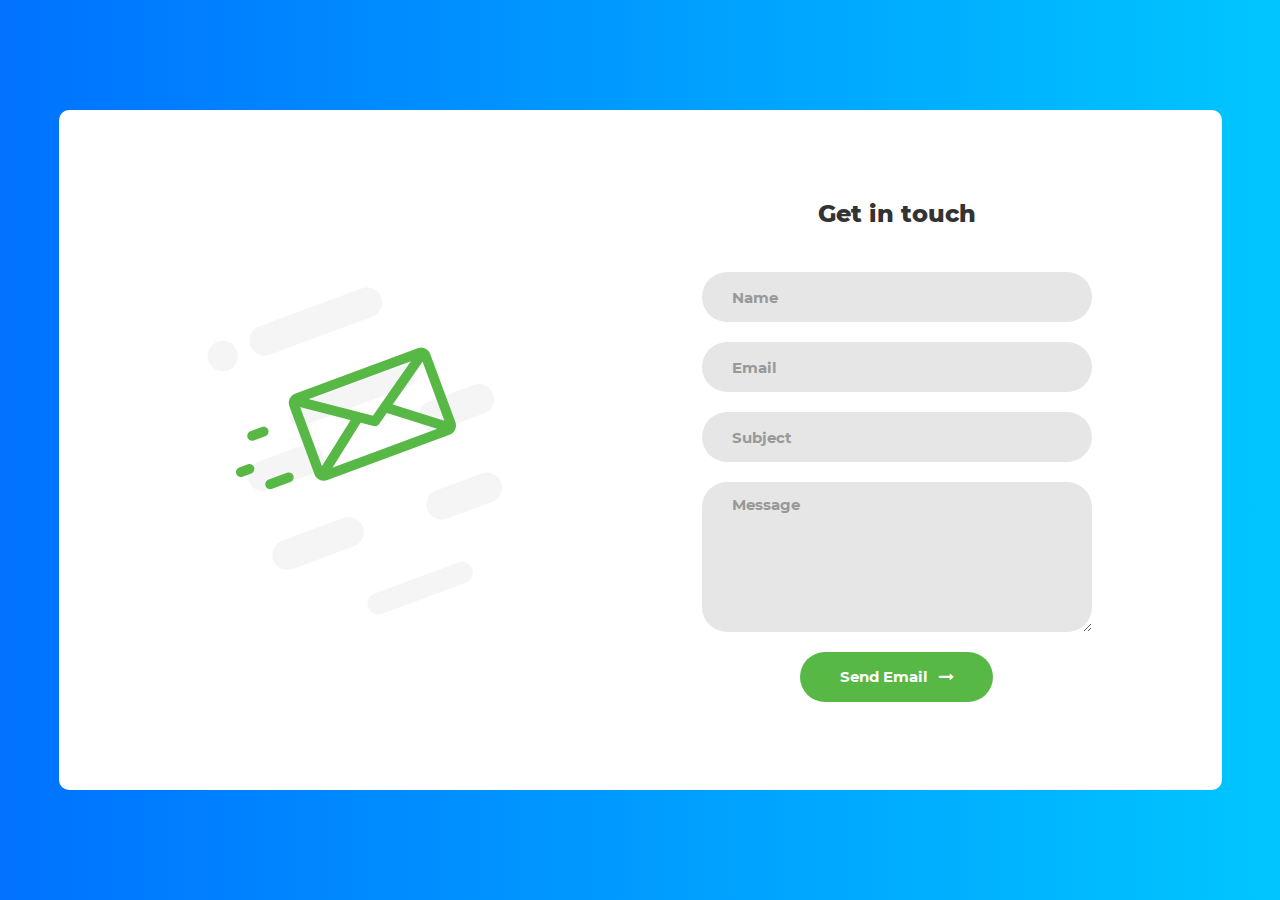
<file: componente_formulario/index.html>
<!DOCTYPE html>
<html lang="en">
<head>
	<title>Contact V1</title>
	<meta charset="UTF-8">
	<meta name="viewport" content="width=device-width, initial-scale=1">
<!--===============================================================================================-->
	<link rel="icon" type="image/png" href="images/icons/favicon.ico"/>
<!--===============================================================================================-->
	<link rel="stylesheet" type="text/css" href="vendor/bootstrap/css/bootstrap.min.css">
<!--===============================================================================================-->
	<link rel="stylesheet" type="text/css" href="fonts/font-awesome-4.7.0/css/font-awesome.min.css">
<!--===============================================================================================-->
	<link rel="stylesheet" type="text/css" href="vendor/animate/animate.css">
<!--===============================================================================================-->
	<link rel="stylesheet" type="text/css" href="vendor/css-hamburgers/hamburgers.min.css">
<!--===============================================================================================-->
	<link rel="stylesheet" type="text/css" href="vendor/select2/select2.min.css">
<!--===============================================================================================-->
	<link rel="stylesheet" type="text/css" href="css/util.css">
	<link rel="stylesheet" type="text/css" href="css/main.css">
<!--===============================================================================================-->
</head>
<body>

	<div class="contact1">
		<div class="container-contact1">
			<div class="contact1-pic js-tilt" data-tilt>
				<img src="images/img-01.png" alt="IMG">
			</div>

			<form class="contact1-form validate-form">
				<span class="contact1-form-title">
					Get in touch
				</span>

				<div class="wrap-input1 validate-input" data-validate = "Name is required">
					<input class="input1" type="text" name="name" placeholder="Name">
					<span class="shadow-input1"></span>
				</div>

				<div class="wrap-input1 validate-input" data-validate = "Valid email is required: ex@abc.xyz">
					<input class="input1" type="text" name="email" placeholder="Email">
					<span class="shadow-input1"></span>
				</div>

				<div class="wrap-input1 validate-input" data-validate = "Subject is required">
					<input class="input1" type="text" name="subject" placeholder="Subject">
					<span class="shadow-input1"></span>
				</div>

				<div class="wrap-input1 validate-input" data-validate = "Message is required">
					<textarea class="input1" name="message" placeholder="Message"></textarea>
					<span class="shadow-input1"></span>
				</div>

				<div class="container-contact1-form-btn">
					<button class="contact1-form-btn">
						<span>
							Send Email
							<i class="fa fa-long-arrow-right" aria-hidden="true"></i>
						</span>
					</button>
				</div>
			</form>
		</div>
	</div>




<!--===============================================================================================-->
	<script src="vendor/jquery/jquery-3.2.1.min.js"></script>
<!--===============================================================================================-->
	<script src="vendor/bootstrap/js/popper.js"></script>
	<script src="vendor/bootstrap/js/bootstrap.min.js"></script>
<!--===============================================================================================-->
	<script src="vendor/select2/select2.min.js"></script>
<!--===============================================================================================-->
	<script src="vendor/tilt/tilt.jquery.min.js"></script>
	<script >
		$('.js-tilt').tilt({
			scale: 1.1
		})
	</script>

<!-- Global site tag (gtag.js) - Google Analytics -->
<script async src="https://www.googletagmanager.com/gtag/js?id=UA-23581568-13"></script>
<script>
  window.dataLayer = window.dataLayer || [];
  function gtag(){dataLayer.push(arguments);}
  gtag('js', new Date());

  gtag('config', 'UA-23581568-13');
</script>

<!--===============================================================================================-->
	<script src="js/main.js"></script>

</body>
</html>
</file>
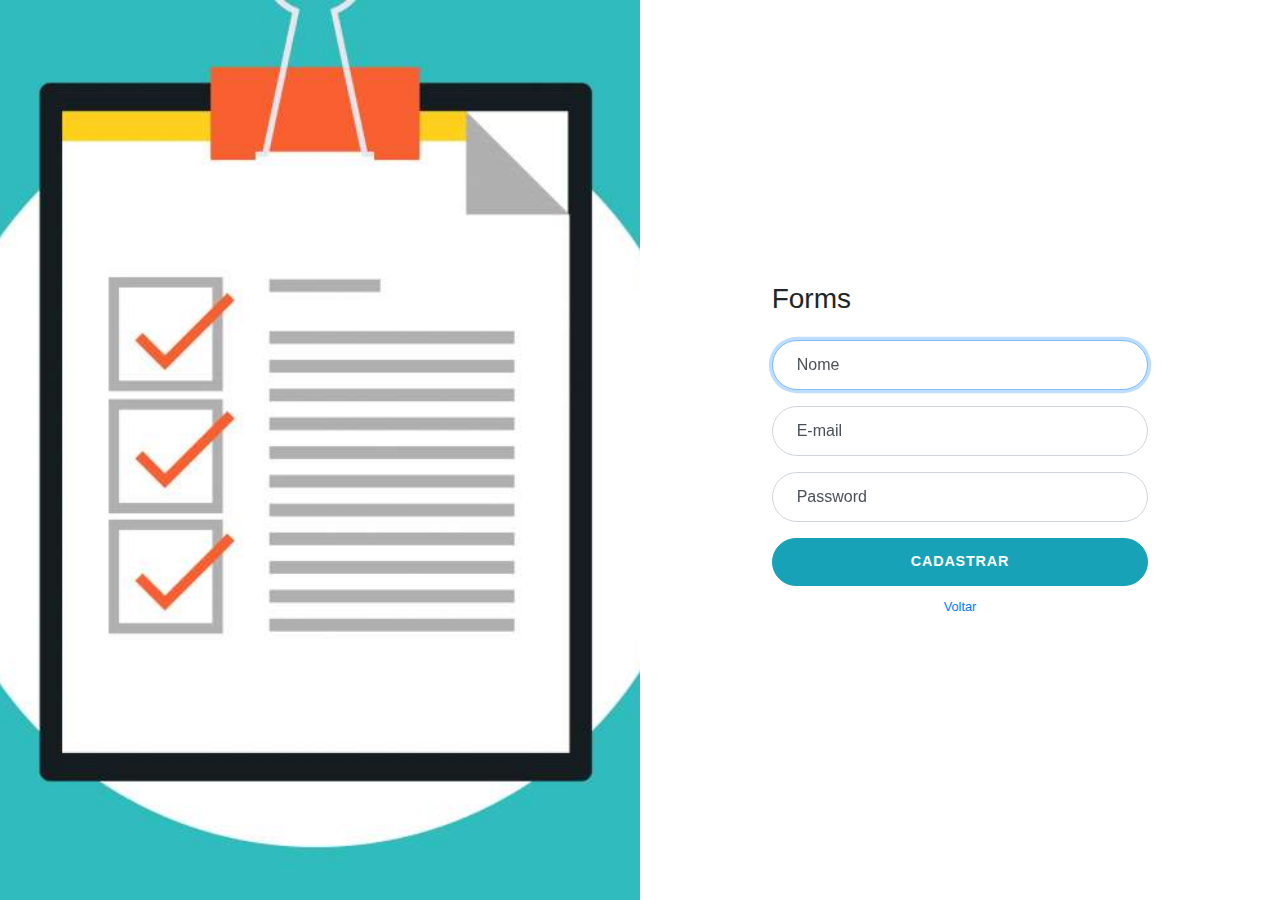
<file: componente_cadastro/cadastro.html>
<!DOCTYPE html>
<html lang="pt-br">
<head>
    <meta charset="UTF-8">
    <meta name="viewport" content="width=device-width, initial-scale=1.0">
    <meta http-equiv="X-UA-Compatible" content="ie=edge">
    <title>Login</title>

    <link rel="icon" href="img/img04.jpg">

    <!-- CDN Bootstrap -->
    <link 
        rel="stylesheet" href="https://maxcdn.bootstrapcdn.com/bootstrap/4.0.0/css/bootstrap.min.css" 
        integrity="sha384-Gn5384xqQ1aoWXA+058RXPxPg6fy4IWvTNh0E263XmFcJlSAwiGgFAW/dAiS6JXm" 
        crossorigin="anonymous">

    <!-- CSS -->
    <link rel="stylesheet" href="css/estilo-cadastro.css">
    <link rel="stylesheet" href="css/animate.css">

</head>
<body>
    <div class="container-fluid">
        <div class="row no-gutter">
          <div class="d-none d-md-flex col-md-4 col-lg-6 bg-image"></div>
          <div class="col-md-8 col-lg-6">
            <div class="login d-flex align-items-center py-5">
              <div class="container">
                <center>
                  <img src="img/img00.png" class="img-fluid mb-4" width="200" height="100" id="img00">
                </center>
                <div class="row">
                  <div class="col-md-9 col-lg-8 mx-auto">
                    <h3 class="login-heading mb-4" id="h3X">Forms</h3>
                      <form>
                        <div class="form-label-group">
                            <input type="text" id="inputNome" class="form-control emailAnimado" placeholder="Digite seu nome completo" required autofocus>
                            <label for="inputNome" class="emailAnimado">Nome</label>
                        </div>
                      <div class="form-label-group">
                        <input type="email" id="inputEmail" class="form-control emailAnimado" placeholder="Digite seu e-mail" required autofocus>
                        <label for="inputEmail" class="emailAnimado">E-mail</label>
                      </div>
      
                      <div class="form-label-group">
                        <input type="password" id="inputPassword" class="senhaAnimada form-control" placeholder="Password" required autofocus>
                        <label for="inputPassword" class="senhaAnimada">Password</label>
                      </div>
      
                        <div id="submisioes">                            
                            <button class="btn btn-lg btn-info btn-block btn-login text-uppercase font-weight-bold mb-2" type="submit">Cadastrar</button>
                            <div class="text-center">
                              <a class="small" href="https://edurojasti.github.io/06_projeto_site_criar_formulario/componente_login/login.html">Voltar</a>
                            </div>
                        </div>
                      </form>
                  </div>
                </div>
              </div>
            </div>
          </div>
        </div>
      </div>

    <!-- JS Bootstrap -->
    <script src="https://code.jquery.com/jquery-3.2.1.slim.min.js" integrity="sha384-KJ3o2DKtIkvYIK3UENzmM7KCkRr/rE9/Qpg6aAZGJwFDMVNA/GpGFF93hXpG5KkN" crossorigin="anonymous"></script>
    <script src="https://cdnjs.cloudflare.com/ajax/libs/popper.js/1.12.9/umd/popper.min.js" integrity="sha384-ApNbgh9B+Y1QKtv3Rn7W3mgPxhU9K/ScQsAP7hUibX39j7fakFPskvXusvfa0b4Q" crossorigin="anonymous"></script>
    <script src="https://maxcdn.bootstrapcdn.com/bootstrap/4.0.0/js/bootstrap.min.js" integrity="sha384-JZR6Spejh4U02d8jOt6vLEHfe/JQGiRRSQQxSfFWpi1MquVdAyjUar5+76PVCmYl" crossorigin="anonymous"></script>
    <script src="js/animacaoTelas.js"></script>
</body>
</html>
</file>
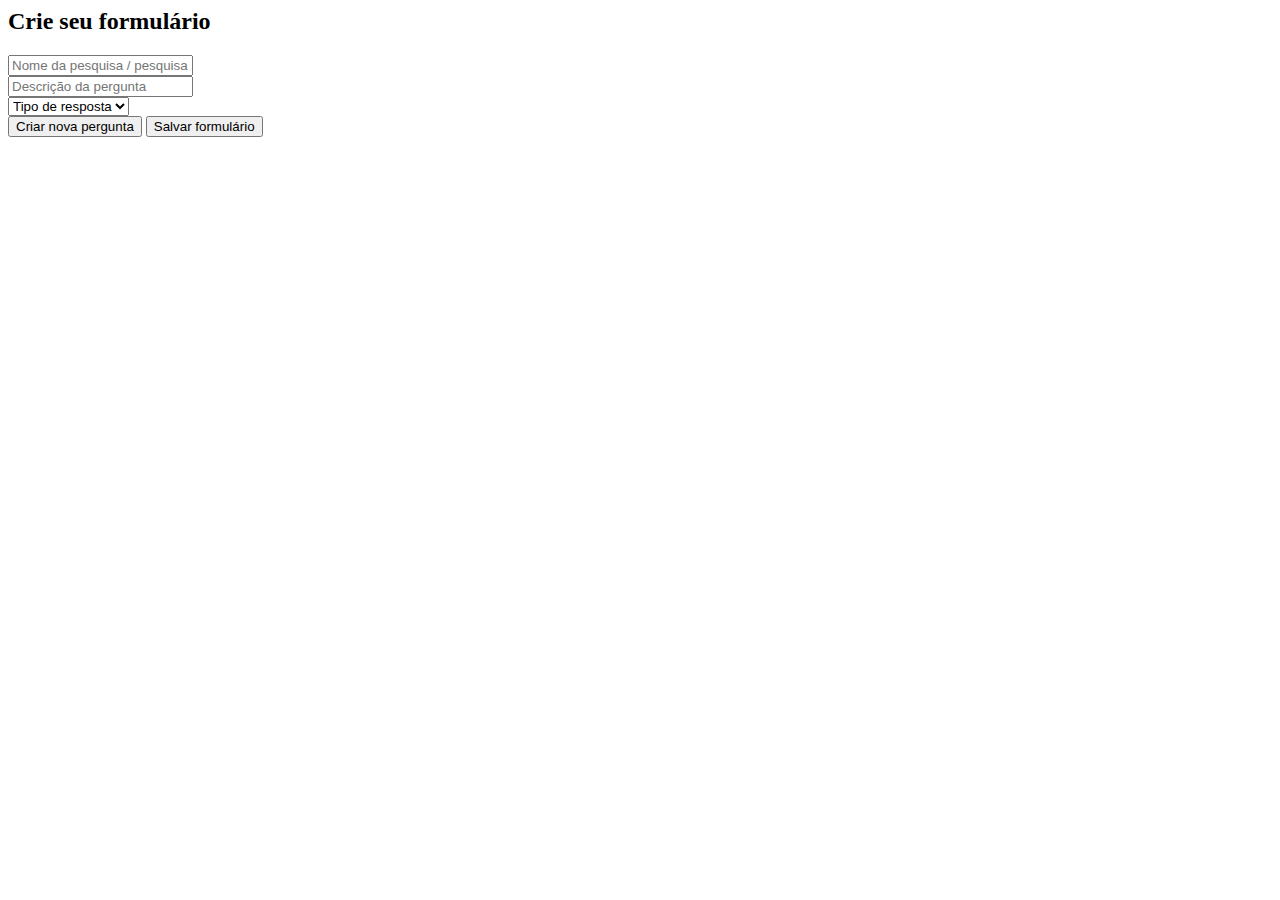
<file: componente_criar_form/criarFormulario.html>
<body>
    <div class="page-wrapper bg-blue p-t-100 p-b-100 font-robo">
        <div class="wrapper wrapper--w680">
            <div class="card card-1">
                <div class="card-heading"></div>
                <div class="card-body">
                    <h2 class="title">
                        Crie seu formulário
                        <i class="fas fa-pencil-ruler"></i>
                    </h2>
                    <form method="POST">
                        <div class="input-group">
                            <input class="input--style-1" type="text" placeholder="Nome da pesquisa / pesquisa" name="name">
                        </div>
                        

                        <div class="input-group">
                            <input class="input--style-1" type="text" placeholder="Descrição da pergunta" name="name">
                        </div>

                        <!-- <div class="input-group">
                            <div class="rs-select2 js-select-simple select--no-search">
                                <select name="class">
                                    <option disabled="disabled" selected="selected">Tipo de resposta</option>
                                    <option>Texto</option>
                                    <option>Box de seleção</option>
                                    <option>Outros</option>
                                </select>
                                <div class="select-dropdown"></div  >
                            </div>
                        </div> -->

                        <select class="form-control mb-2 selecaoTypeResp">
                            <option value="typeResp">Tipo de resposta</option>
                            <option value="txt">Texto</option>
                            <option value="boxSelect">Box de seleção</option>
                            <option value="other">Outros</option>
                        </select>

                        <textarea id="txtResp" cols="60" rows="3" class="tipo-txtResp form-control" disabled></textarea>
                        <div class="custom-control mt-2 custom-checkbox my-1 mr-sm-2">
                            <input type="checkbox" class="custom-control-input" id="customControlInline">
                            <label class="custom-control-label mt-1" for="customControlInline">Opção 1</label>
                            <button class="btnInfo" type="button" id="plus">
                                <i class="fas fa-plus"></i>
                            </button>
                        </div>

                        <!-- <div class="custom-control mt-2 custom-checkbox my-1 mr-sm-2">
                            <input type="checkbox" class="custom-control-input" id="customControlInline2">
                            <label class="custom-control-label mt-1" for="customControlInline2">Opção 2</label>
                        </div> -->
                        
                        <div class="p-t-20">
                            <button class="btn btn--radius btn--green" type="button">Criar nova pergunta</button>
                            <button class="btn btn--radius btn--red" type="button">Salvar formulário</button>
                        </div>
                    </form>
                </div>
            </div>
        </div>
    </div>

    <!-- Jquery JS-->
    <script src="/vendor/jquery/jquery.min.js"></script>
    <!-- Vendor JS-->
    <script src="vendor/select2/select2.min.js"></script>
    <script src="vendor/datepicker/moment.min.js"></script>
    <script src="vendor/datepicker/daterangepicker.js"></script>

    <!-- Main JS-->
    <script src="js/global.js"></script>
    <script src="/componente_criar_form/js/criaForm.js"></script>

   
</body><!-- This templates was made by Eduardo Rojas (www.eduardorojas.com.br) -->
</file>
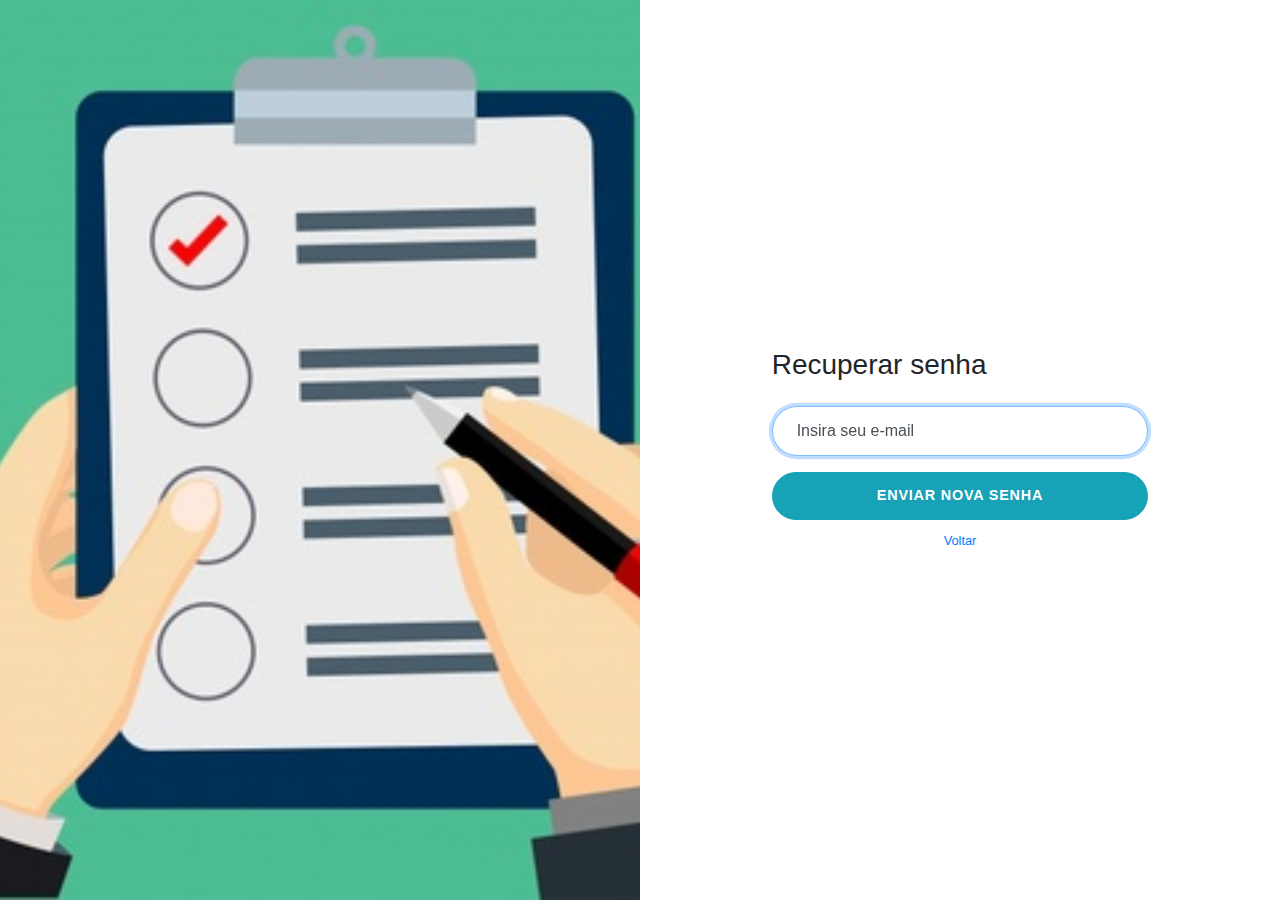
<file: componente_esqueceu_senha/senha.html>
<!DOCTYPE html>
<html lang="pt-br">
<head>
    <meta charset="UTF-8">
    <meta name="viewport" content="width=device-width, initial-scale=1.0">
    <meta http-equiv="X-UA-Compatible" content="ie=edge">
    <title>Recuperar Senha</title>

    <link rel="icon" href="img/img04.jpg">

    <!-- CDN Bootstrap -->
    <link 
        rel="stylesheet" href="https://maxcdn.bootstrapcdn.com/bootstrap/4.0.0/css/bootstrap.min.css" 
        integrity="sha384-Gn5384xqQ1aoWXA+058RXPxPg6fy4IWvTNh0E263XmFcJlSAwiGgFAW/dAiS6JXm" 
        crossorigin="anonymous">

    <!-- CSS -->
    <link rel="stylesheet" href="css/estilo-senha.css">
    <link rel="stylesheet" href="css/animate.css">

</head>
<body>
    <div class="container-fluid">
        <div class="row no-gutter">
          <div class="d-none d-md-flex col-md-4 col-lg-6 bg-image"></div>
          <div class="col-md-8 col-lg-6">
            <div class="login d-flex align-items-center py-5">
              <div class="container">
                <center>
                  <img src="img/img00.png" class="img-fluid mb-4" width="200" height="100" id="img00">
                </center>
                <div class="row">
                  <div class="col-md-9 col-lg-8 mx-auto">
                    <h3 class="login-heading mb-4" id="h3X">Recuperar senha</h3>
                    <form>        
                        <div class="form-label-group">
                            <input type="email" id="inputMail" class="senhaAnimada form-control" placeholder="E-mail" required autofocus> 
                            <label for="inputMail" class="senhaAnimada">Insira seu e-mail</label>
                        </div>                        
                    </form>
                    <div id="submisioes">
                        <button class="btn btn-lg btn-info btn-block btn-login text-uppercase font-weight-bold mb-2" id="enviarSenha">Enviar nova senha</button>

                        <div class="text-center">
                          <a class="small" href="../componente_login/login.html">Voltar</a> <br>
                        </div>
                    </div>
                  </div>
                </div>
              </div>
            </div>
          </div>
        </div>
      </div>

      
  <!-- Modal -->
  <div class="modal fade" id="modalENVIO" tabindex="-1" role="dialog" aria-labelledby="exampleModalLabel" aria-hidden="true">
    <div class="modal-dialog" role="document">
      <div class="modal-content">
        <div class="modal-header">
          <button type="button" class="close" data-dismiss="modal" aria-label="Fechar">
          <span aria-hidden="true">&times;</span>
          </button>
        </div>
        <div class="modal-body">
          <h3 id="msg"></h3>
        </div>
      </div>
    </div>
  </div>


    <!-- JS Bootstrap -->
    <script src="https://code.jquery.com/jquery-3.2.1.slim.min.js" integrity="sha384-KJ3o2DKtIkvYIK3UENzmM7KCkRr/rE9/Qpg6aAZGJwFDMVNA/GpGFF93hXpG5KkN" crossorigin="anonymous"></script>
    <script src="https://cdnjs.cloudflare.com/ajax/libs/popper.js/1.12.9/umd/popper.min.js" integrity="sha384-ApNbgh9B+Y1QKtv3Rn7W3mgPxhU9K/ScQsAP7hUibX39j7fakFPskvXusvfa0b4Q" crossorigin="anonymous"></script>
    <script src="https://maxcdn.bootstrapcdn.com/bootstrap/4.0.0/js/bootstrap.min.js" integrity="sha384-JZR6Spejh4U02d8jOt6vLEHfe/JQGiRRSQQxSfFWpi1MquVdAyjUar5+76PVCmYl" crossorigin="anonymous"></script>
    <script src="js/animacaoTelas.js"></script>


    <script>
      //simulando de envio de senha
      let campoMail = document.getElementById("inputMail")
      
      $("#enviarSenha").click(()=>{
        if(campoMail.value != ""){
          console.log(campoMail.value)
          $("#msg").text('Senha enviada com sucesso, verifique seu e-mail!').css("color", "Green").addClass("text-center")
          $("#modalENVIO").modal()
        }else{
          $("#msg").text('Digite um e-mail válido ou cadastrado!').css("color", "salmon").addClass("text-center")
          $("#modalENVIO").modal()
        }
      })
    
    
    
    </script>
</body>
</html>
</file>
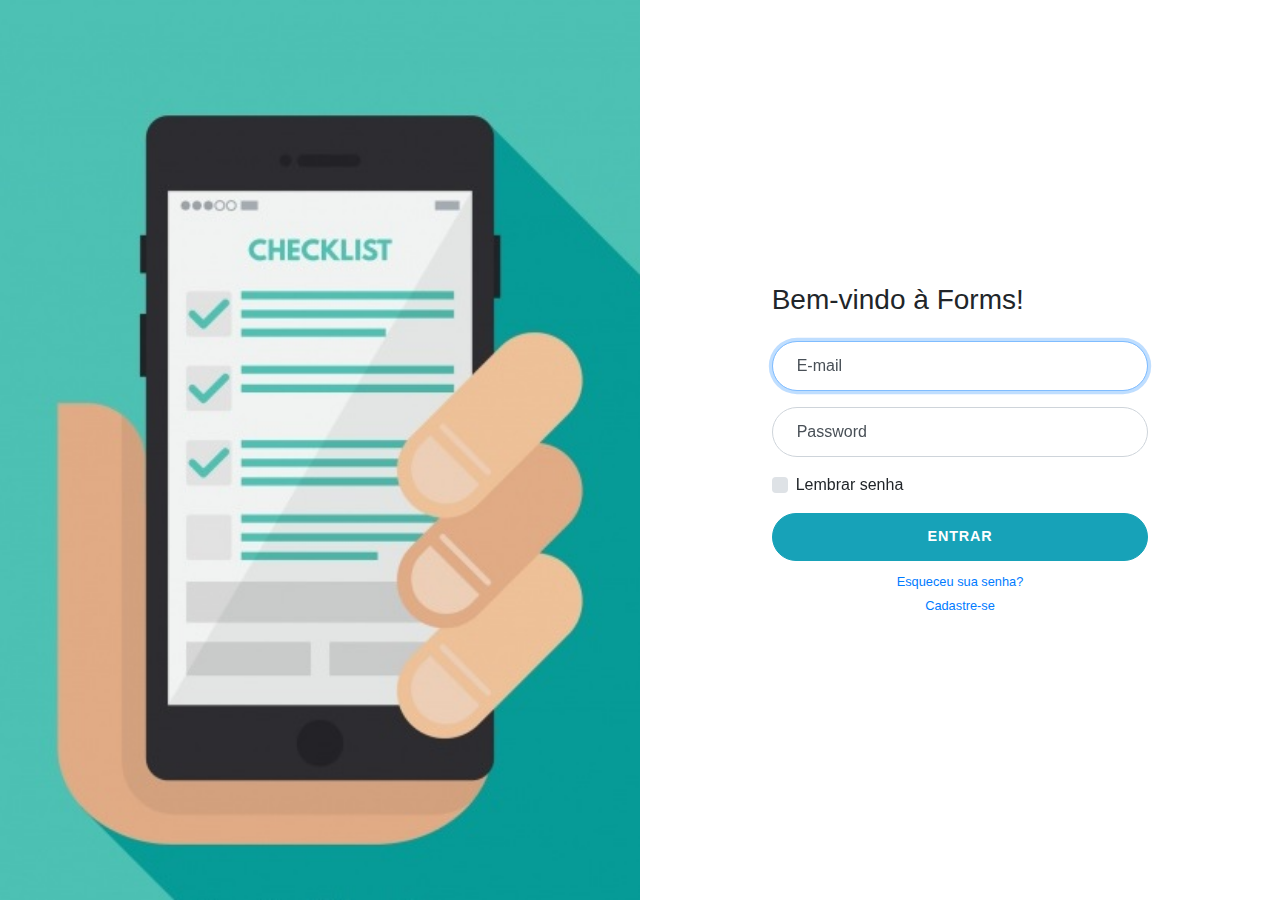
<file: componente_login/login.html>
<!DOCTYPE html>
<html lang="pt-br">
<head>
    <meta charset="UTF-8">
    <meta name="viewport" content="width=device-width, initial-scale=1.0">
    <meta http-equiv="X-UA-Compatible" content="ie=edge">
    <title>Login</title>

    <link rel="icon" href="img/formICON.png">

    <!-- CDN Bootstrap -->
    <link 
        rel="stylesheet" href="https://maxcdn.bootstrapcdn.com/bootstrap/4.0.0/css/bootstrap.min.css" 
        integrity="sha384-Gn5384xqQ1aoWXA+058RXPxPg6fy4IWvTNh0E263XmFcJlSAwiGgFAW/dAiS6JXm" 
        crossorigin="anonymous">

    <!-- CSS -->
    <link rel="stylesheet" href="css/estilo-login.css">
    <link rel="stylesheet" href="css/animate.css">

</head>
<body>
    <div class="container-fluid">
        <div class="row no-gutter">
          <div class="d-none d-md-flex col-md-4 col-lg-6 bg-image"></div>
          <div class="col-md-8 col-lg-6">
            <div class="login d-flex align-items-center py-5">
              <div class="container">
                <center>
                  <img src="img/img00.png" class="img-fluid mb-4" width="200" height="100" id="img00">
                </center>
                <div class="row">
                  <div class="col-md-9 col-lg-8 mx-auto">
                    <h3 class="login-heading mb-4" id="h3X">Bem-vindo à Forms!</h3>
                    <form>
                      <div class="form-label-group">
                        <input type="email" id="inputEmail" class="form-control emailAnimado" placeholder="Digite seu e-mail" required autofocus>
                        <label for="inputEmail" class="emailAnimado">E-mail</label>
                      </div>
      
                      <div class="form-label-group">
                        <input type="password" id="inputPassword" class="senhaAnimada form-control" placeholder="Password" required>
                        <label for="inputPassword" class="senhaAnimada">Password</label>
                      </div>
                    </form>
                    <div id="submisioes">
                      <div class="custom-control custom-checkbox mb-3">
                        <input type="checkbox" class="custom-control-input" id="customCheck1">
                        <label class="custom-control-label" for="customCheck1">Lembrar senha</label>
                      </div>
                      <button onclick="window.location.href='../index.html'" class="btn btn-lg btn-info btn-block btn-login text-uppercase font-weight-bold mb-2" type="button">Entrar</button>
                      <div class="text-center">
                        <a class="small" href="../componente_esqueceu_senha/senha.html">Esqueceu sua senha?</a> <br>
                        <a class="small" href="../componente_cadastro/cadastro.html">Cadastre-se</a>
                      </div>
                    </div>
                  </div>
                </div>
              </div>
            </div>
          </div>
        </div>
      </div>

    <!-- JS Bootstrap -->
    <script src="https://code.jquery.com/jquery-3.2.1.slim.min.js" integrity="sha384-KJ3o2DKtIkvYIK3UENzmM7KCkRr/rE9/Qpg6aAZGJwFDMVNA/GpGFF93hXpG5KkN" crossorigin="anonymous"></script>
    <script src="https://cdnjs.cloudflare.com/ajax/libs/popper.js/1.12.9/umd/popper.min.js" integrity="sha384-ApNbgh9B+Y1QKtv3Rn7W3mgPxhU9K/ScQsAP7hUibX39j7fakFPskvXusvfa0b4Q" crossorigin="anonymous"></script>
    <script src="https://maxcdn.bootstrapcdn.com/bootstrap/4.0.0/js/bootstrap.min.js" integrity="sha384-JZR6Spejh4U02d8jOt6vLEHfe/JQGiRRSQQxSfFWpi1MquVdAyjUar5+76PVCmYl" crossorigin="anonymous"></script>
    <script src="js/animacaoTelas.js"></script>
    <script src="js/login.js"></script>
</body>
</html>
</file>
<file: componente_formulario/css/util.css>
/*[ FONT SIZE ]
///////////////////////////////////////////////////////////
*/
.fs-1 {font-size: 1px;}
.fs-2 {font-size: 2px;}
.fs-3 {font-size: 3px;}
.fs-4 {font-size: 4px;}
.fs-5 {font-size: 5px;}
.fs-6 {font-size: 6px;}
.fs-7 {font-size: 7px;}
.fs-8 {font-size: 8px;}
.fs-9 {font-size: 9px;}
.fs-10 {font-size: 10px;}
.fs-11 {font-size: 11px;}
.fs-12 {font-size: 12px;}
.fs-13 {font-size: 13px;}
.fs-14 {font-size: 14px;}
.fs-15 {font-size: 15px;}
.fs-16 {font-size: 16px;}
.fs-17 {font-size: 17px;}
.fs-18 {font-size: 18px;}
.fs-19 {font-size: 19px;}
.fs-20 {font-size: 20px;}
.fs-21 {font-size: 21px;}
.fs-22 {font-size: 22px;}
.fs-23 {font-size: 23px;}
.fs-24 {font-size: 24px;}
.fs-25 {font-size: 25px;}
.fs-26 {font-size: 26px;}
.fs-27 {font-size: 27px;}
.fs-28 {font-size: 28px;}
.fs-29 {font-size: 29px;}
.fs-30 {font-size: 30px;}
.fs-31 {font-size: 31px;}
.fs-32 {font-size: 32px;}
.fs-33 {font-size: 33px;}
.fs-34 {font-size: 34px;}
.fs-35 {font-size: 35px;}
.fs-36 {font-size: 36px;}
.fs-37 {font-size: 37px;}
.fs-38 {font-size: 38px;}
.fs-39 {font-size: 39px;}
.fs-40 {font-size: 40px;}
.fs-41 {font-size: 41px;}
.fs-42 {font-size: 42px;}
.fs-43 {font-size: 43px;}
.fs-44 {font-size: 44px;}
.fs-45 {font-size: 45px;}
.fs-46 {font-size: 46px;}
.fs-47 {font-size: 47px;}
.fs-48 {font-size: 48px;}
.fs-49 {font-size: 49px;}
.fs-50 {font-size: 50px;}
.fs-51 {font-size: 51px;}
.fs-52 {font-size: 52px;}
.fs-53 {font-size: 53px;}
.fs-54 {font-size: 54px;}
.fs-55 {font-size: 55px;}
.fs-56 {font-size: 56px;}
.fs-57 {font-size: 57px;}
.fs-58 {font-size: 58px;}
.fs-59 {font-size: 59px;}
.fs-60 {font-size: 60px;}
.fs-61 {font-size: 61px;}
.fs-62 {font-size: 62px;}
.fs-63 {font-size: 63px;}
.fs-64 {font-size: 64px;}
.fs-65 {font-size: 65px;}
.fs-66 {font-size: 66px;}
.fs-67 {font-size: 67px;}
.fs-68 {font-size: 68px;}
.fs-69 {font-size: 69px;}
.fs-70 {font-size: 70px;}
.fs-71 {font-size: 71px;}
.fs-72 {font-size: 72px;}
.fs-73 {font-size: 73px;}
.fs-74 {font-size: 74px;}
.fs-75 {font-size: 75px;}
.fs-76 {font-size: 76px;}
.fs-77 {font-size: 77px;}
.fs-78 {font-size: 78px;}
.fs-79 {font-size: 79px;}
.fs-80 {font-size: 80px;}
.fs-81 {font-size: 81px;}
.fs-82 {font-size: 82px;}
.fs-83 {font-size: 83px;}
.fs-84 {font-size: 84px;}
.fs-85 {font-size: 85px;}
.fs-86 {font-size: 86px;}
.fs-87 {font-size: 87px;}
.fs-88 {font-size: 88px;}
.fs-89 {font-size: 89px;}
.fs-90 {font-size: 90px;}
.fs-91 {font-size: 91px;}
.fs-92 {font-size: 92px;}
.fs-93 {font-size: 93px;}
.fs-94 {font-size: 94px;}
.fs-95 {font-size: 95px;}
.fs-96 {font-size: 96px;}
.fs-97 {font-size: 97px;}
.fs-98 {font-size: 98px;}
.fs-99 {font-size: 99px;}
.fs-100 {font-size: 100px;}
.fs-101 {font-size: 101px;}
.fs-102 {font-size: 102px;}
.fs-103 {font-size: 103px;}
.fs-104 {font-size: 104px;}
.fs-105 {font-size: 105px;}
.fs-106 {font-size: 106px;}
.fs-107 {font-size: 107px;}
.fs-108 {font-size: 108px;}
.fs-109 {font-size: 109px;}
.fs-110 {font-size: 110px;}
.fs-111 {font-size: 111px;}
.fs-112 {font-size: 112px;}
.fs-113 {font-size: 113px;}
.fs-114 {font-size: 114px;}
.fs-115 {font-size: 115px;}
.fs-116 {font-size: 116px;}
.fs-117 {font-size: 117px;}
.fs-118 {font-size: 118px;}
.fs-119 {font-size: 119px;}
.fs-120 {font-size: 120px;}
.fs-121 {font-size: 121px;}
.fs-122 {font-size: 122px;}
.fs-123 {font-size: 123px;}
.fs-124 {font-size: 124px;}
.fs-125 {font-size: 125px;}
.fs-126 {font-size: 126px;}
.fs-127 {font-size: 127px;}
.fs-128 {font-size: 128px;}
.fs-129 {font-size: 129px;}
.fs-130 {font-size: 130px;}
.fs-131 {font-size: 131px;}
.fs-132 {font-size: 132px;}
.fs-133 {font-size: 133px;}
.fs-134 {font-size: 134px;}
.fs-135 {font-size: 135px;}
.fs-136 {font-size: 136px;}
.fs-137 {font-size: 137px;}
.fs-138 {font-size: 138px;}
.fs-139 {font-size: 139px;}
.fs-140 {font-size: 140px;}
.fs-141 {font-size: 141px;}
.fs-142 {font-size: 142px;}
.fs-143 {font-size: 143px;}
.fs-144 {font-size: 144px;}
.fs-145 {font-size: 145px;}
.fs-146 {font-size: 146px;}
.fs-147 {font-size: 147px;}
.fs-148 {font-size: 148px;}
.fs-149 {font-size: 149px;}
.fs-150 {font-size: 150px;}
.fs-151 {font-size: 151px;}
.fs-152 {font-size: 152px;}
.fs-153 {font-size: 153px;}
.fs-154 {font-size: 154px;}
.fs-155 {font-size: 155px;}
.fs-156 {font-size: 156px;}
.fs-157 {font-size: 157px;}
.fs-158 {font-size: 158px;}
.fs-159 {font-size: 159px;}
.fs-160 {font-size: 160px;}
.fs-161 {font-size: 161px;}
.fs-162 {font-size: 162px;}
.fs-163 {font-size: 163px;}
.fs-164 {font-size: 164px;}
.fs-165 {font-size: 165px;}
.fs-166 {font-size: 166px;}
.fs-167 {font-size: 167px;}
.fs-168 {font-size: 168px;}
.fs-169 {font-size: 169px;}
.fs-170 {font-size: 170px;}
.fs-171 {font-size: 171px;}
.fs-172 {font-size: 172px;}
.fs-173 {font-size: 173px;}
.fs-174 {font-size: 174px;}
.fs-175 {font-size: 175px;}
.fs-176 {font-size: 176px;}
.fs-177 {font-size: 177px;}
.fs-178 {font-size: 178px;}
.fs-179 {font-size: 179px;}
.fs-180 {font-size: 180px;}
.fs-181 {font-size: 181px;}
.fs-182 {font-size: 182px;}
.fs-183 {font-size: 183px;}
.fs-184 {font-size: 184px;}
.fs-185 {font-size: 185px;}
.fs-186 {font-size: 186px;}
.fs-187 {font-size: 187px;}
.fs-188 {font-size: 188px;}
.fs-189 {font-size: 189px;}
.fs-190 {font-size: 190px;}
.fs-191 {font-size: 191px;}
.fs-192 {font-size: 192px;}
.fs-193 {font-size: 193px;}
.fs-194 {font-size: 194px;}
.fs-195 {font-size: 195px;}
.fs-196 {font-size: 196px;}
.fs-197 {font-size: 197px;}
.fs-198 {font-size: 198px;}
.fs-199 {font-size: 199px;}
.fs-200 {font-size: 200px;}

/*[ PADDING ]
///////////////////////////////////////////////////////////
*/
.p-t-0 {padding-top: 0px;}
.p-t-1 {padding-top: 1px;}
.p-t-2 {padding-top: 2px;}
.p-t-3 {padding-top: 3px;}
.p-t-4 {padding-top: 4px;}
.p-t-5 {padding-top: 5px;}
.p-t-6 {padding-top: 6px;}
.p-t-7 {padding-top: 7px;}
.p-t-8 {padding-top: 8px;}
.p-t-9 {padding-top: 9px;}
.p-t-10 {padding-top: 10px;}
.p-t-11 {padding-top: 11px;}
.p-t-12 {padding-top: 12px;}
.p-t-13 {padding-top: 13px;}
.p-t-14 {padding-top: 14px;}
.p-t-15 {padding-top: 15px;}
.p-t-16 {padding-top: 16px;}
.p-t-17 {padding-top: 17px;}
.p-t-18 {padding-top: 18px;}
.p-t-19 {padding-top: 19px;}
.p-t-20 {padding-top: 20px;}
.p-t-21 {padding-top: 21px;}
.p-t-22 {padding-top: 22px;}
.p-t-23 {padding-top: 23px;}
.p-t-24 {padding-top: 24px;}
.p-t-25 {padding-top: 25px;}
.p-t-26 {padding-top: 26px;}
.p-t-27 {padding-top: 27px;}
.p-t-28 {padding-top: 28px;}
.p-t-29 {padding-top: 29px;}
.p-t-30 {padding-top: 30px;}
.p-t-31 {padding-top: 31px;}
.p-t-32 {padding-top: 32px;}
.p-t-33 {padding-top: 33px;}
.p-t-34 {padding-top: 34px;}
.p-t-35 {padding-top: 35px;}
.p-t-36 {padding-top: 36px;}
.p-t-37 {padding-top: 37px;}
.p-t-38 {padding-top: 38px;}
.p-t-39 {padding-top: 39px;}
.p-t-40 {padding-top: 40px;}
.p-t-41 {padding-top: 41px;}
.p-t-42 {padding-top: 42px;}
.p-t-43 {padding-top: 43px;}
.p-t-44 {padding-top: 44px;}
.p-t-45 {padding-top: 45px;}
.p-t-46 {padding-top: 46px;}
.p-t-47 {padding-top: 47px;}
.p-t-48 {padding-top: 48px;}
.p-t-49 {padding-top: 49px;}
.p-t-50 {padding-top: 50px;}
.p-t-51 {padding-top: 51px;}
.p-t-52 {padding-top: 52px;}
.p-t-53 {padding-top: 53px;}
.p-t-54 {padding-top: 54px;}
.p-t-55 {padding-top: 55px;}
.p-t-56 {padding-top: 56px;}
.p-t-57 {padding-top: 57px;}
.p-t-58 {padding-top: 58px;}
.p-t-59 {padding-top: 59px;}
.p-t-60 {padding-top: 60px;}
.p-t-61 {padding-top: 61px;}
.p-t-62 {padding-top: 62px;}
.p-t-63 {padding-top: 63px;}
.p-t-64 {padding-top: 64px;}
.p-t-65 {padding-top: 65px;}
.p-t-66 {padding-top: 66px;}
.p-t-67 {padding-top: 67px;}
.p-t-68 {padding-top: 68px;}
.p-t-69 {padding-top: 69px;}
.p-t-70 {padding-top: 70px;}
.p-t-71 {padding-top: 71px;}
.p-t-72 {padding-top: 72px;}
.p-t-73 {padding-top: 73px;}
.p-t-74 {padding-top: 74px;}
.p-t-75 {padding-top: 75px;}
.p-t-76 {padding-top: 76px;}
.p-t-77 {padding-top: 77px;}
.p-t-78 {padding-top: 78px;}
.p-t-79 {padding-top: 79px;}
.p-t-80 {padding-top: 80px;}
.p-t-81 {padding-top: 81px;}
.p-t-82 {padding-top: 82px;}
.p-t-83 {padding-top: 83px;}
.p-t-84 {padding-top: 84px;}
.p-t-85 {padding-top: 85px;}
.p-t-86 {padding-top: 86px;}
.p-t-87 {padding-top: 87px;}
.p-t-88 {padding-top: 88px;}
.p-t-89 {padding-top: 89px;}
.p-t-90 {padding-top: 90px;}
.p-t-91 {padding-top: 91px;}
.p-t-92 {padding-top: 92px;}
.p-t-93 {padding-top: 93px;}
.p-t-94 {padding-top: 94px;}
.p-t-95 {padding-top: 95px;}
.p-t-96 {padding-top: 96px;}
.p-t-97 {padding-top: 97px;}
.p-t-98 {padding-top: 98px;}
.p-t-99 {padding-top: 99px;}
.p-t-100 {padding-top: 100px;}
.p-t-101 {padding-top: 101px;}
.p-t-102 {padding-top: 102px;}
.p-t-103 {padding-top: 103px;}
.p-t-104 {padding-top: 104px;}
.p-t-105 {padding-top: 105px;}
.p-t-106 {padding-top: 106px;}
.p-t-107 {padding-top: 107px;}
.p-t-108 {padding-top: 108px;}
.p-t-109 {padding-top: 109px;}
.p-t-110 {padding-top: 110px;}
.p-t-111 {padding-top: 111px;}
.p-t-112 {padding-top: 112px;}
.p-t-113 {padding-top: 113px;}
.p-t-114 {padding-top: 114px;}
.p-t-115 {padding-top: 115px;}
.p-t-116 {padding-top: 116px;}
.p-t-117 {padding-top: 117px;}
.p-t-118 {padding-top: 118px;}
.p-t-119 {padding-top: 119px;}
.p-t-120 {padding-top: 120px;}
.p-t-121 {padding-top: 121px;}
.p-t-122 {padding-top: 122px;}
.p-t-123 {padding-top: 123px;}
.p-t-124 {padding-top: 124px;}
.p-t-125 {padding-top: 125px;}
.p-t-126 {padding-top: 126px;}
.p-t-127 {padding-top: 127px;}
.p-t-128 {padding-top: 128px;}
.p-t-129 {padding-top: 129px;}
.p-t-130 {padding-top: 130px;}
.p-t-131 {padding-top: 131px;}
.p-t-132 {padding-top: 132px;}
.p-t-133 {padding-top: 133px;}
.p-t-134 {padding-top: 134px;}
.p-t-135 {padding-top: 135px;}
.p-t-136 {padding-top: 136px;}
.p-t-137 {padding-top: 137px;}
.p-t-138 {padding-top: 138px;}
.p-t-139 {padding-top: 139px;}
.p-t-140 {padding-top: 140px;}
.p-t-141 {padding-top: 141px;}
.p-t-142 {padding-top: 142px;}
.p-t-143 {padding-top: 143px;}
.p-t-144 {padding-top: 144px;}
.p-t-145 {padding-top: 145px;}
.p-t-146 {padding-top: 146px;}
.p-t-147 {padding-top: 147px;}
.p-t-148 {padding-top: 148px;}
.p-t-149 {padding-top: 149px;}
.p-t-150 {padding-top: 150px;}
.p-t-151 {padding-top: 151px;}
.p-t-152 {padding-top: 152px;}
.p-t-153 {padding-top: 153px;}
.p-t-154 {padding-top: 154px;}
.p-t-155 {padding-top: 155px;}
.p-t-156 {padding-top: 156px;}
.p-t-157 {padding-top: 157px;}
.p-t-158 {padding-top: 158px;}
.p-t-159 {padding-top: 159px;}
.p-t-160 {padding-top: 160px;}
.p-t-161 {padding-top: 161px;}
.p-t-162 {padding-top: 162px;}
.p-t-163 {padding-top: 163px;}
.p-t-164 {padding-top: 164px;}
.p-t-165 {padding-top: 165px;}
.p-t-166 {padding-top: 166px;}
.p-t-167 {padding-top: 167px;}
.p-t-168 {padding-top: 168px;}
.p-t-169 {padding-top: 169px;}
.p-t-170 {padding-top: 170px;}
.p-t-171 {padding-top: 171px;}
.p-t-172 {padding-top: 172px;}
.p-t-173 {padding-top: 173px;}
.p-t-174 {padding-top: 174px;}
.p-t-175 {padding-top: 175px;}
.p-t-176 {padding-top: 176px;}
.p-t-177 {padding-top: 177px;}
.p-t-178 {padding-top: 178px;}
.p-t-179 {padding-top: 179px;}
.p-t-180 {padding-top: 180px;}
.p-t-181 {padding-top: 181px;}
.p-t-182 {padding-top: 182px;}
.p-t-183 {padding-top: 183px;}
.p-t-184 {padding-top: 184px;}
.p-t-185 {padding-top: 185px;}
.p-t-186 {padding-top: 186px;}
.p-t-187 {padding-top: 187px;}
.p-t-188 {padding-top: 188px;}
.p-t-189 {padding-top: 189px;}
.p-t-190 {padding-top: 190px;}
.p-t-191 {padding-top: 191px;}
.p-t-192 {padding-top: 192px;}
.p-t-193 {padding-top: 193px;}
.p-t-194 {padding-top: 194px;}
.p-t-195 {padding-top: 195px;}
.p-t-196 {padding-top: 196px;}
.p-t-197 {padding-top: 197px;}
.p-t-198 {padding-top: 198px;}
.p-t-199 {padding-top: 199px;}
.p-t-200 {padding-top: 200px;}
.p-t-201 {padding-top: 201px;}
.p-t-202 {padding-top: 202px;}
.p-t-203 {padding-top: 203px;}
.p-t-204 {padding-top: 204px;}
.p-t-205 {padding-top: 205px;}
.p-t-206 {padding-top: 206px;}
.p-t-207 {padding-top: 207px;}
.p-t-208 {padding-top: 208px;}
.p-t-209 {padding-top: 209px;}
.p-t-210 {padding-top: 210px;}
.p-t-211 {padding-top: 211px;}
.p-t-212 {padding-top: 212px;}
.p-t-213 {padding-top: 213px;}
.p-t-214 {padding-top: 214px;}
.p-t-215 {padding-top: 215px;}
.p-t-216 {padding-top: 216px;}
.p-t-217 {padding-top: 217px;}
.p-t-218 {padding-top: 218px;}
.p-t-219 {padding-top: 219px;}
.p-t-220 {padding-top: 220px;}
.p-t-221 {padding-top: 221px;}
.p-t-222 {padding-top: 222px;}
.p-t-223 {padding-top: 223px;}
.p-t-224 {padding-top: 224px;}
.p-t-225 {padding-top: 225px;}
.p-t-226 {padding-top: 226px;}
.p-t-227 {padding-top: 227px;}
.p-t-228 {padding-top: 228px;}
.p-t-229 {padding-top: 229px;}
.p-t-230 {padding-top: 230px;}
.p-t-231 {padding-top: 231px;}
.p-t-232 {padding-top: 232px;}
.p-t-233 {padding-top: 233px;}
.p-t-234 {padding-top: 234px;}
.p-t-235 {padding-top: 235px;}
.p-t-236 {padding-top: 236px;}
.p-t-237 {padding-top: 237px;}
.p-t-238 {padding-top: 238px;}
.p-t-239 {padding-top: 239px;}
.p-t-240 {padding-top: 240px;}
.p-t-241 {padding-top: 241px;}
.p-t-242 {padding-top: 242px;}
.p-t-243 {padding-top: 243px;}
.p-t-244 {padding-top: 244px;}
.p-t-245 {padding-top: 245px;}
.p-t-246 {padding-top: 246px;}
.p-t-247 {padding-top: 247px;}
.p-t-248 {padding-top: 248px;}
.p-t-249 {padding-top: 249px;}
.p-t-250 {padding-top: 250px;}
.p-b-0 {padding-bottom: 0px;}
.p-b-1 {padding-bottom: 1px;}
.p-b-2 {padding-bottom: 2px;}
.p-b-3 {padding-bottom: 3px;}
.p-b-4 {padding-bottom: 4px;}
.p-b-5 {padding-bottom: 5px;}
.p-b-6 {padding-bottom: 6px;}
.p-b-7 {padding-bottom: 7px;}
.p-b-8 {padding-bottom: 8px;}
.p-b-9 {padding-bottom: 9px;}
.p-b-10 {padding-bottom: 10px;}
.p-b-11 {padding-bottom: 11px;}
.p-b-12 {padding-bottom: 12px;}
.p-b-13 {padding-bottom: 13px;}
.p-b-14 {padding-bottom: 14px;}
.p-b-15 {padding-bottom: 15px;}
.p-b-16 {padding-bottom: 16px;}
.p-b-17 {padding-bottom: 17px;}
.p-b-18 {padding-bottom: 18px;}
.p-b-19 {padding-bottom: 19px;}
.p-b-20 {padding-bottom: 20px;}
.p-b-21 {padding-bottom: 21px;}
.p-b-22 {padding-bottom: 22px;}
.p-b-23 {padding-bottom: 23px;}
.p-b-24 {padding-bottom: 24px;}
.p-b-25 {padding-bottom: 25px;}
.p-b-26 {padding-bottom: 26px;}
.p-b-27 {padding-bottom: 27px;}
.p-b-28 {padding-bottom: 28px;}
.p-b-29 {padding-bottom: 29px;}
.p-b-30 {padding-bottom: 30px;}
.p-b-31 {padding-bottom: 31px;}
.p-b-32 {padding-bottom: 32px;}
.p-b-33 {padding-bottom: 33px;}
.p-b-34 {padding-bottom: 34px;}
.p-b-35 {padding-bottom: 35px;}
.p-b-36 {padding-bottom: 36px;}
.p-b-37 {padding-bottom: 37px;}
.p-b-38 {padding-bottom: 38px;}
.p-b-39 {padding-bottom: 39px;}
.p-b-40 {padding-bottom: 40px;}
.p-b-41 {padding-bottom: 41px;}
.p-b-42 {padding-bottom: 42px;}
.p-b-43 {padding-bottom: 43px;}
.p-b-44 {padding-bottom: 44px;}
.p-b-45 {padding-bottom: 45px;}
.p-b-46 {padding-bottom: 46px;}
.p-b-47 {padding-bottom: 47px;}
.p-b-48 {padding-bottom: 48px;}
.p-b-49 {padding-bottom: 49px;}
.p-b-50 {padding-bottom: 50px;}
.p-b-51 {padding-bottom: 51px;}
.p-b-52 {padding-bottom: 52px;}
.p-b-53 {padding-bottom: 53px;}
.p-b-54 {padding-bottom: 54px;}
.p-b-55 {padding-bottom: 55px;}
.p-b-56 {padding-bottom: 56px;}
.p-b-57 {padding-bottom: 57px;}
.p-b-58 {padding-bottom: 58px;}
.p-b-59 {padding-bottom: 59px;}
.p-b-60 {padding-bottom: 60px;}
.p-b-61 {padding-bottom: 61px;}
.p-b-62 {padding-bottom: 62px;}
.p-b-63 {padding-bottom: 63px;}
.p-b-64 {padding-bottom: 64px;}
.p-b-65 {padding-bottom: 65px;}
.p-b-66 {padding-bottom: 66px;}
.p-b-67 {padding-bottom: 67px;}
.p-b-68 {padding-bottom: 68px;}
.p-b-69 {padding-bottom: 69px;}
.p-b-70 {padding-bottom: 70px;}
.p-b-71 {padding-bottom: 71px;}
.p-b-72 {padding-bottom: 72px;}
.p-b-73 {padding-bottom: 73px;}
.p-b-74 {padding-bottom: 74px;}
.p-b-75 {padding-bottom: 75px;}
.p-b-76 {padding-bottom: 76px;}
.p-b-77 {padding-bottom: 77px;}
.p-b-78 {padding-bottom: 78px;}
.p-b-79 {padding-bottom: 79px;}
.p-b-80 {padding-bottom: 80px;}
.p-b-81 {padding-bottom: 81px;}
.p-b-82 {padding-bottom: 82px;}
.p-b-83 {padding-bottom: 83px;}
.p-b-84 {padding-bottom: 84px;}
.p-b-85 {padding-bottom: 85px;}
.p-b-86 {padding-bottom: 86px;}
.p-b-87 {padding-bottom: 87px;}
.p-b-88 {padding-bottom: 88px;}
.p-b-89 {padding-bottom: 89px;}
.p-b-90 {padding-bottom: 90px;}
.p-b-91 {padding-bottom: 91px;}
.p-b-92 {padding-bottom: 92px;}
.p-b-93 {padding-bottom: 93px;}
.p-b-94 {padding-bottom: 94px;}
.p-b-95 {padding-bottom: 95px;}
.p-b-96 {padding-bottom: 96px;}
.p-b-97 {padding-bottom: 97px;}
.p-b-98 {padding-bottom: 98px;}
.p-b-99 {padding-bottom: 99px;}
.p-b-100 {padding-bottom: 100px;}
.p-b-101 {padding-bottom: 101px;}
.p-b-102 {padding-bottom: 102px;}
.p-b-103 {padding-bottom: 103px;}
.p-b-104 {padding-bottom: 104px;}
.p-b-105 {padding-bottom: 105px;}
.p-b-106 {padding-bottom: 106px;}
.p-b-107 {padding-bottom: 107px;}
.p-b-108 {padding-bottom: 108px;}
.p-b-109 {padding-bottom: 109px;}
.p-b-110 {padding-bottom: 110px;}
.p-b-111 {padding-bottom: 111px;}
.p-b-112 {padding-bottom: 112px;}
.p-b-113 {padding-bottom: 113px;}
.p-b-114 {padding-bottom: 114px;}
.p-b-115 {padding-bottom: 115px;}
.p-b-116 {padding-bottom: 116px;}
.p-b-117 {padding-bottom: 117px;}
.p-b-118 {padding-bottom: 118px;}
.p-b-119 {padding-bottom: 119px;}
.p-b-120 {padding-bottom: 120px;}
.p-b-121 {padding-bottom: 121px;}
.p-b-122 {padding-bottom: 122px;}
.p-b-123 {padding-bottom: 123px;}
.p-b-124 {padding-bottom: 124px;}
.p-b-125 {padding-bottom: 125px;}
.p-b-126 {padding-bottom: 126px;}
.p-b-127 {padding-bottom: 127px;}
.p-b-128 {padding-bottom: 128px;}
.p-b-129 {padding-bottom: 129px;}
.p-b-130 {padding-bottom: 130px;}
.p-b-131 {padding-bottom: 131px;}
.p-b-132 {padding-bottom: 132px;}
.p-b-133 {padding-bottom: 133px;}
.p-b-134 {padding-bottom: 134px;}
.p-b-135 {padding-bottom: 135px;}
.p-b-136 {padding-bottom: 136px;}
.p-b-137 {padding-bottom: 137px;}
.p-b-138 {padding-bottom: 138px;}
.p-b-139 {padding-bottom: 139px;}
.p-b-140 {padding-bottom: 140px;}
.p-b-141 {padding-bottom: 141px;}
.p-b-142 {padding-bottom: 142px;}
.p-b-143 {padding-bottom: 143px;}
.p-b-144 {padding-bottom: 144px;}
.p-b-145 {padding-bottom: 145px;}
.p-b-146 {padding-bottom: 146px;}
.p-b-147 {padding-bottom: 147px;}
.p-b-148 {padding-bottom: 148px;}
.p-b-149 {padding-bottom: 149px;}
.p-b-150 {padding-bottom: 150px;}
.p-b-151 {padding-bottom: 151px;}
.p-b-152 {padding-bottom: 152px;}
.p-b-153 {padding-bottom: 153px;}
.p-b-154 {padding-bottom: 154px;}
.p-b-155 {padding-bottom: 155px;}
.p-b-156 {padding-bottom: 156px;}
.p-b-157 {padding-bottom: 157px;}
.p-b-158 {padding-bottom: 158px;}
.p-b-159 {padding-bottom: 159px;}
.p-b-160 {padding-bottom: 160px;}
.p-b-161 {padding-bottom: 161px;}
.p-b-162 {padding-bottom: 162px;}
.p-b-163 {padding-bottom: 163px;}
.p-b-164 {padding-bottom: 164px;}
.p-b-165 {padding-bottom: 165px;}
.p-b-166 {padding-bottom: 166px;}
.p-b-167 {padding-bottom: 167px;}
.p-b-168 {padding-bottom: 168px;}
.p-b-169 {padding-bottom: 169px;}
.p-b-170 {padding-bottom: 170px;}
.p-b-171 {padding-bottom: 171px;}
.p-b-172 {padding-bottom: 172px;}
.p-b-173 {padding-bottom: 173px;}
.p-b-174 {padding-bottom: 174px;}
.p-b-175 {padding-bottom: 175px;}
.p-b-176 {padding-bottom: 176px;}
.p-b-177 {padding-bottom: 177px;}
.p-b-178 {padding-bottom: 178px;}
.p-b-179 {padding-bottom: 179px;}
.p-b-180 {padding-bottom: 180px;}
.p-b-181 {padding-bottom: 181px;}
.p-b-182 {padding-bottom: 182px;}
.p-b-183 {padding-bottom: 183px;}
.p-b-184 {padding-bottom: 184px;}
.p-b-185 {padding-bottom: 185px;}
.p-b-186 {padding-bottom: 186px;}
.p-b-187 {padding-bottom: 187px;}
.p-b-188 {padding-bottom: 188px;}
.p-b-189 {padding-bottom: 189px;}
.p-b-190 {padding-bottom: 190px;}
.p-b-191 {padding-bottom: 191px;}
.p-b-192 {padding-bottom: 192px;}
.p-b-193 {padding-bottom: 193px;}
.p-b-194 {padding-bottom: 194px;}
.p-b-195 {padding-bottom: 195px;}
.p-b-196 {padding-bottom: 196px;}
.p-b-197 {padding-bottom: 197px;}
.p-b-198 {padding-bottom: 198px;}
.p-b-199 {padding-bottom: 199px;}
.p-b-200 {padding-bottom: 200px;}
.p-b-201 {padding-bottom: 201px;}
.p-b-202 {padding-bottom: 202px;}
.p-b-203 {padding-bottom: 203px;}
.p-b-204 {padding-bottom: 204px;}
.p-b-205 {padding-bottom: 205px;}
.p-b-206 {padding-bottom: 206px;}
.p-b-207 {padding-bottom: 207px;}
.p-b-208 {padding-bottom: 208px;}
.p-b-209 {padding-bottom: 209px;}
.p-b-210 {padding-bottom: 210px;}
.p-b-211 {padding-bottom: 211px;}
.p-b-212 {padding-bottom: 212px;}
.p-b-213 {padding-bottom: 213px;}
.p-b-214 {padding-bottom: 214px;}
.p-b-215 {padding-bottom: 215px;}
.p-b-216 {padding-bottom: 216px;}
.p-b-217 {padding-bottom: 217px;}
.p-b-218 {padding-bottom: 218px;}
.p-b-219 {padding-bottom: 219px;}
.p-b-220 {padding-bottom: 220px;}
.p-b-221 {padding-bottom: 221px;}
.p-b-222 {padding-bottom: 222px;}
.p-b-223 {padding-bottom: 223px;}
.p-b-224 {padding-bottom: 224px;}
.p-b-225 {padding-bottom: 225px;}
.p-b-226 {padding-bottom: 226px;}
.p-b-227 {padding-bottom: 227px;}
.p-b-228 {padding-bottom: 228px;}
.p-b-229 {padding-bottom: 229px;}
.p-b-230 {padding-bottom: 230px;}
.p-b-231 {padding-bottom: 231px;}
.p-b-232 {padding-bottom: 232px;}
.p-b-233 {padding-bottom: 233px;}
.p-b-234 {padding-bottom: 234px;}
.p-b-235 {padding-bottom: 235px;}
.p-b-236 {padding-bottom: 236px;}
.p-b-237 {padding-bottom: 237px;}
.p-b-238 {padding-bottom: 238px;}
.p-b-239 {padding-bottom: 239px;}
.p-b-240 {padding-bottom: 240px;}
.p-b-241 {padding-bottom: 241px;}
.p-b-242 {padding-bottom: 242px;}
.p-b-243 {padding-bottom: 243px;}
.p-b-244 {padding-bottom: 244px;}
.p-b-245 {padding-bottom: 245px;}
.p-b-246 {padding-bottom: 246px;}
.p-b-247 {padding-bottom: 247px;}
.p-b-248 {padding-bottom: 248px;}
.p-b-249 {padding-bottom: 249px;}
.p-b-250 {padding-bottom: 250px;}
.p-l-0 {padding-left: 0px;}
.p-l-1 {padding-left: 1px;}
.p-l-2 {padding-left: 2px;}
.p-l-3 {padding-left: 3px;}
.p-l-4 {padding-left: 4px;}
.p-l-5 {padding-left: 5px;}
.p-l-6 {padding-left: 6px;}
.p-l-7 {padding-left: 7px;}
.p-l-8 {padding-left: 8px;}
.p-l-9 {padding-left: 9px;}
.p-l-10 {padding-left: 10px;}
.p-l-11 {padding-left: 11px;}
.p-l-12 {padding-left: 12px;}
.p-l-13 {padding-left: 13px;}
.p-l-14 {padding-left: 14px;}
.p-l-15 {padding-left: 15px;}
.p-l-16 {padding-left: 16px;}
.p-l-17 {padding-left: 17px;}
.p-l-18 {padding-left: 18px;}
.p-l-19 {padding-left: 19px;}
.p-l-20 {padding-left: 20px;}
.p-l-21 {padding-left: 21px;}
.p-l-22 {padding-left: 22px;}
.p-l-23 {padding-left: 23px;}
.p-l-24 {padding-left: 24px;}
.p-l-25 {padding-left: 25px;}
.p-l-26 {padding-left: 26px;}
.p-l-27 {padding-left: 27px;}
.p-l-28 {padding-left: 28px;}
.p-l-29 {padding-left: 29px;}
.p-l-30 {padding-left: 30px;}
.p-l-31 {padding-left: 31px;}
.p-l-32 {padding-left: 32px;}
.p-l-33 {padding-left: 33px;}
.p-l-34 {padding-left: 34px;}
.p-l-35 {padding-left: 35px;}
.p-l-36 {padding-left: 36px;}
.p-l-37 {padding-left: 37px;}
.p-l-38 {padding-left: 38px;}
.p-l-39 {padding-left: 39px;}
.p-l-40 {padding-left: 40px;}
.p-l-41 {padding-left: 41px;}
.p-l-42 {padding-left: 42px;}
.p-l-43 {padding-left: 43px;}
.p-l-44 {padding-left: 44px;}
.p-l-45 {padding-left: 45px;}
.p-l-46 {padding-left: 46px;}
.p-l-47 {padding-left: 47px;}
.p-l-48 {padding-left: 48px;}
.p-l-49 {padding-left: 49px;}
.p-l-50 {padding-left: 50px;}
.p-l-51 {padding-left: 51px;}
.p-l-52 {padding-left: 52px;}
.p-l-53 {padding-left: 53px;}
.p-l-54 {padding-left: 54px;}
.p-l-55 {padding-left: 55px;}
.p-l-56 {padding-left: 56px;}
.p-l-57 {padding-left: 57px;}
.p-l-58 {padding-left: 58px;}
.p-l-59 {padding-left: 59px;}
.p-l-60 {padding-left: 60px;}
.p-l-61 {padding-left: 61px;}
.p-l-62 {padding-left: 62px;}
.p-l-63 {padding-left: 63px;}
.p-l-64 {padding-left: 64px;}
.p-l-65 {padding-left: 65px;}
.p-l-66 {padding-left: 66px;}
.p-l-67 {padding-left: 67px;}
.p-l-68 {padding-left: 68px;}
.p-l-69 {padding-left: 69px;}
.p-l-70 {padding-left: 70px;}
.p-l-71 {padding-left: 71px;}
.p-l-72 {padding-left: 72px;}
.p-l-73 {padding-left: 73px;}
.p-l-74 {padding-left: 74px;}
.p-l-75 {padding-left: 75px;}
.p-l-76 {padding-left: 76px;}
.p-l-77 {padding-left: 77px;}
.p-l-78 {padding-left: 78px;}
.p-l-79 {padding-left: 79px;}
.p-l-80 {padding-left: 80px;}
.p-l-81 {padding-left: 81px;}
.p-l-82 {padding-left: 82px;}
.p-l-83 {padding-left: 83px;}
.p-l-84 {padding-left: 84px;}
.p-l-85 {padding-left: 85px;}
.p-l-86 {padding-left: 86px;}
.p-l-87 {padding-left: 87px;}
.p-l-88 {padding-left: 88px;}
.p-l-89 {padding-left: 89px;}
.p-l-90 {padding-left: 90px;}
.p-l-91 {padding-left: 91px;}
.p-l-92 {padding-left: 92px;}
.p-l-93 {padding-left: 93px;}
.p-l-94 {padding-left: 94px;}
.p-l-95 {padding-left: 95px;}
.p-l-96 {padding-left: 96px;}
.p-l-97 {padding-left: 97px;}
.p-l-98 {padding-left: 98px;}
.p-l-99 {padding-left: 99px;}
.p-l-100 {padding-left: 100px;}
.p-l-101 {padding-left: 101px;}
.p-l-102 {padding-left: 102px;}
.p-l-103 {padding-left: 103px;}
.p-l-104 {padding-left: 104px;}
.p-l-105 {padding-left: 105px;}
.p-l-106 {padding-left: 106px;}
.p-l-107 {padding-left: 107px;}
.p-l-108 {padding-left: 108px;}
.p-l-109 {padding-left: 109px;}
.p-l-110 {padding-left: 110px;}
.p-l-111 {padding-left: 111px;}
.p-l-112 {padding-left: 112px;}
.p-l-113 {padding-left: 113px;}
.p-l-114 {padding-left: 114px;}
.p-l-115 {padding-left: 115px;}
.p-l-116 {padding-left: 116px;}
.p-l-117 {padding-left: 117px;}
.p-l-118 {padding-left: 118px;}
.p-l-119 {padding-left: 119px;}
.p-l-120 {padding-left: 120px;}
.p-l-121 {padding-left: 121px;}
.p-l-122 {padding-left: 122px;}
.p-l-123 {padding-left: 123px;}
.p-l-124 {padding-left: 124px;}
.p-l-125 {padding-left: 125px;}
.p-l-126 {padding-left: 126px;}
.p-l-127 {padding-left: 127px;}
.p-l-128 {padding-left: 128px;}
.p-l-129 {padding-left: 129px;}
.p-l-130 {padding-left: 130px;}
.p-l-131 {padding-left: 131px;}
.p-l-132 {padding-left: 132px;}
.p-l-133 {padding-left: 133px;}
.p-l-134 {padding-left: 134px;}
.p-l-135 {padding-left: 135px;}
.p-l-136 {padding-left: 136px;}
.p-l-137 {padding-left: 137px;}
.p-l-138 {padding-left: 138px;}
.p-l-139 {padding-left: 139px;}
.p-l-140 {padding-left: 140px;}
.p-l-141 {padding-left: 141px;}
.p-l-142 {padding-left: 142px;}
.p-l-143 {padding-left: 143px;}
.p-l-144 {padding-left: 144px;}
.p-l-145 {padding-left: 145px;}
.p-l-146 {padding-left: 146px;}
.p-l-147 {padding-left: 147px;}
.p-l-148 {padding-left: 148px;}
.p-l-149 {padding-left: 149px;}
.p-l-150 {padding-left: 150px;}
.p-l-151 {padding-left: 151px;}
.p-l-152 {padding-left: 152px;}
.p-l-153 {padding-left: 153px;}
.p-l-154 {padding-left: 154px;}
.p-l-155 {padding-left: 155px;}
.p-l-156 {padding-left: 156px;}
.p-l-157 {padding-left: 157px;}
.p-l-158 {padding-left: 158px;}
.p-l-159 {padding-left: 159px;}
.p-l-160 {padding-left: 160px;}
.p-l-161 {padding-left: 161px;}
.p-l-162 {padding-left: 162px;}
.p-l-163 {padding-left: 163px;}
.p-l-164 {padding-left: 164px;}
.p-l-165 {padding-left: 165px;}
.p-l-166 {padding-left: 166px;}
.p-l-167 {padding-left: 167px;}
.p-l-168 {padding-left: 168px;}
.p-l-169 {padding-left: 169px;}
.p-l-170 {padding-left: 170px;}
.p-l-171 {padding-left: 171px;}
.p-l-172 {padding-left: 172px;}
.p-l-173 {padding-left: 173px;}
.p-l-174 {padding-left: 174px;}
.p-l-175 {padding-left: 175px;}
.p-l-176 {padding-left: 176px;}
.p-l-177 {padding-left: 177px;}
.p-l-178 {padding-left: 178px;}
.p-l-179 {padding-left: 179px;}
.p-l-180 {padding-left: 180px;}
.p-l-181 {padding-left: 181px;}
.p-l-182 {padding-left: 182px;}
.p-l-183 {padding-left: 183px;}
.p-l-184 {padding-left: 184px;}
.p-l-185 {padding-left: 185px;}
.p-l-186 {padding-left: 186px;}
.p-l-187 {padding-left: 187px;}
.p-l-188 {padding-left: 188px;}
.p-l-189 {padding-left: 189px;}
.p-l-190 {padding-left: 190px;}
.p-l-191 {padding-left: 191px;}
.p-l-192 {padding-left: 192px;}
.p-l-193 {padding-left: 193px;}
.p-l-194 {padding-left: 194px;}
.p-l-195 {padding-left: 195px;}
.p-l-196 {padding-left: 196px;}
.p-l-197 {padding-left: 197px;}
.p-l-198 {padding-left: 198px;}
.p-l-199 {padding-left: 199px;}
.p-l-200 {padding-left: 200px;}
.p-l-201 {padding-left: 201px;}
.p-l-202 {padding-left: 202px;}
.p-l-203 {padding-left: 203px;}
.p-l-204 {padding-left: 204px;}
.p-l-205 {padding-left: 205px;}
.p-l-206 {padding-left: 206px;}
.p-l-207 {padding-left: 207px;}
.p-l-208 {padding-left: 208px;}
.p-l-209 {padding-left: 209px;}
.p-l-210 {padding-left: 210px;}
.p-l-211 {padding-left: 211px;}
.p-l-212 {padding-left: 212px;}
.p-l-213 {padding-left: 213px;}
.p-l-214 {padding-left: 214px;}
.p-l-215 {padding-left: 215px;}
.p-l-216 {padding-left: 216px;}
.p-l-217 {padding-left: 217px;}
.p-l-218 {padding-left: 218px;}
.p-l-219 {padding-left: 219px;}
.p-l-220 {padding-left: 220px;}
.p-l-221 {padding-left: 221px;}
.p-l-222 {padding-left: 222px;}
.p-l-223 {padding-left: 223px;}
.p-l-224 {padding-left: 224px;}
.p-l-225 {padding-left: 225px;}
.p-l-226 {padding-left: 226px;}
.p-l-227 {padding-left: 227px;}
.p-l-228 {padding-left: 228px;}
.p-l-229 {padding-left: 229px;}
.p-l-230 {padding-left: 230px;}
.p-l-231 {padding-left: 231px;}
.p-l-232 {padding-left: 232px;}
.p-l-233 {padding-left: 233px;}
.p-l-234 {padding-left: 234px;}
.p-l-235 {padding-left: 235px;}
.p-l-236 {padding-left: 236px;}
.p-l-237 {padding-left: 237px;}
.p-l-238 {padding-left: 238px;}
.p-l-239 {padding-left: 239px;}
.p-l-240 {padding-left: 240px;}
.p-l-241 {padding-left: 241px;}
.p-l-242 {padding-left: 242px;}
.p-l-243 {padding-left: 243px;}
.p-l-244 {padding-left: 244px;}
.p-l-245 {padding-left: 245px;}
.p-l-246 {padding-left: 246px;}
.p-l-247 {padding-left: 247px;}
.p-l-248 {padding-left: 248px;}
.p-l-249 {padding-left: 249px;}
.p-l-250 {padding-left: 250px;}
.p-r-0 {padding-right: 0px;}
.p-r-1 {padding-right: 1px;}
.p-r-2 {padding-right: 2px;}
.p-r-3 {padding-right: 3px;}
.p-r-4 {padding-right: 4px;}
.p-r-5 {padding-right: 5px;}
.p-r-6 {padding-right: 6px;}
.p-r-7 {padding-right: 7px;}
.p-r-8 {padding-right: 8px;}
.p-r-9 {padding-right: 9px;}
.p-r-10 {padding-right: 10px;}
.p-r-11 {padding-right: 11px;}
.p-r-12 {padding-right: 12px;}
.p-r-13 {padding-right: 13px;}
.p-r-14 {padding-right: 14px;}
.p-r-15 {padding-right: 15px;}
.p-r-16 {padding-right: 16px;}
.p-r-17 {padding-right: 17px;}
.p-r-18 {padding-right: 18px;}
.p-r-19 {padding-right: 19px;}
.p-r-20 {padding-right: 20px;}
.p-r-21 {padding-right: 21px;}
.p-r-22 {padding-right: 22px;}
.p-r-23 {padding-right: 23px;}
.p-r-24 {padding-right: 24px;}
.p-r-25 {padding-right: 25px;}
.p-r-26 {padding-right: 26px;}
.p-r-27 {padding-right: 27px;}
.p-r-28 {padding-right: 28px;}
.p-r-29 {padding-right: 29px;}
.p-r-30 {padding-right: 30px;}
.p-r-31 {padding-right: 31px;}
.p-r-32 {padding-right: 32px;}
.p-r-33 {padding-right: 33px;}
.p-r-34 {padding-right: 34px;}
.p-r-35 {padding-right: 35px;}
.p-r-36 {padding-right: 36px;}
.p-r-37 {padding-right: 37px;}
.p-r-38 {padding-right: 38px;}
.p-r-39 {padding-right: 39px;}
.p-r-40 {padding-right: 40px;}
.p-r-41 {padding-right: 41px;}
.p-r-42 {padding-right: 42px;}
.p-r-43 {padding-right: 43px;}
.p-r-44 {padding-right: 44px;}
.p-r-45 {padding-right: 45px;}
.p-r-46 {padding-right: 46px;}
.p-r-47 {padding-right: 47px;}
.p-r-48 {padding-right: 48px;}
.p-r-49 {padding-right: 49px;}
.p-r-50 {padding-right: 50px;}
.p-r-51 {padding-right: 51px;}
.p-r-52 {padding-right: 52px;}
.p-r-53 {padding-right: 53px;}
.p-r-54 {padding-right: 54px;}
.p-r-55 {padding-right: 55px;}
.p-r-56 {padding-right: 56px;}
.p-r-57 {padding-right: 57px;}
.p-r-58 {padding-right: 58px;}
.p-r-59 {padding-right: 59px;}
.p-r-60 {padding-right: 60px;}
.p-r-61 {padding-right: 61px;}
.p-r-62 {padding-right: 62px;}
.p-r-63 {padding-right: 63px;}
.p-r-64 {padding-right: 64px;}
.p-r-65 {padding-right: 65px;}
.p-r-66 {padding-right: 66px;}
.p-r-67 {padding-right: 67px;}
.p-r-68 {padding-right: 68px;}
.p-r-69 {padding-right: 69px;}
.p-r-70 {padding-right: 70px;}
.p-r-71 {padding-right: 71px;}
.p-r-72 {padding-right: 72px;}
.p-r-73 {padding-right: 73px;}
.p-r-74 {padding-right: 74px;}
.p-r-75 {padding-right: 75px;}
.p-r-76 {padding-right: 76px;}
.p-r-77 {padding-right: 77px;}
.p-r-78 {padding-right: 78px;}
.p-r-79 {padding-right: 79px;}
.p-r-80 {padding-right: 80px;}
.p-r-81 {padding-right: 81px;}
.p-r-82 {padding-right: 82px;}
.p-r-83 {padding-right: 83px;}
.p-r-84 {padding-right: 84px;}
.p-r-85 {padding-right: 85px;}
.p-r-86 {padding-right: 86px;}
.p-r-87 {padding-right: 87px;}
.p-r-88 {padding-right: 88px;}
.p-r-89 {padding-right: 89px;}
.p-r-90 {padding-right: 90px;}
.p-r-91 {padding-right: 91px;}
.p-r-92 {padding-right: 92px;}
.p-r-93 {padding-right: 93px;}
.p-r-94 {padding-right: 94px;}
.p-r-95 {padding-right: 95px;}
.p-r-96 {padding-right: 96px;}
.p-r-97 {padding-right: 97px;}
.p-r-98 {padding-right: 98px;}
.p-r-99 {padding-right: 99px;}
.p-r-100 {padding-right: 100px;}
.p-r-101 {padding-right: 101px;}
.p-r-102 {padding-right: 102px;}
.p-r-103 {padding-right: 103px;}
.p-r-104 {padding-right: 104px;}
.p-r-105 {padding-right: 105px;}
.p-r-106 {padding-right: 106px;}
.p-r-107 {padding-right: 107px;}
.p-r-108 {padding-right: 108px;}
.p-r-109 {padding-right: 109px;}
.p-r-110 {padding-right: 110px;}
.p-r-111 {padding-right: 111px;}
.p-r-112 {padding-right: 112px;}
.p-r-113 {padding-right: 113px;}
.p-r-114 {padding-right: 114px;}
.p-r-115 {padding-right: 115px;}
.p-r-116 {padding-right: 116px;}
.p-r-117 {padding-right: 117px;}
.p-r-118 {padding-right: 118px;}
.p-r-119 {padding-right: 119px;}
.p-r-120 {padding-right: 120px;}
.p-r-121 {padding-right: 121px;}
.p-r-122 {padding-right: 122px;}
.p-r-123 {padding-right: 123px;}
.p-r-124 {padding-right: 124px;}
.p-r-125 {padding-right: 125px;}
.p-r-126 {padding-right: 126px;}
.p-r-127 {padding-right: 127px;}
.p-r-128 {padding-right: 128px;}
.p-r-129 {padding-right: 129px;}
.p-r-130 {padding-right: 130px;}
.p-r-131 {padding-right: 131px;}
.p-r-132 {padding-right: 132px;}
.p-r-133 {padding-right: 133px;}
.p-r-134 {padding-right: 134px;}
.p-r-135 {padding-right: 135px;}
.p-r-136 {padding-right: 136px;}
.p-r-137 {padding-right: 137px;}
.p-r-138 {padding-right: 138px;}
.p-r-139 {padding-right: 139px;}
.p-r-140 {padding-right: 140px;}
.p-r-141 {padding-right: 141px;}
.p-r-142 {padding-right: 142px;}
.p-r-143 {padding-right: 143px;}
.p-r-144 {padding-right: 144px;}
.p-r-145 {padding-right: 145px;}
.p-r-146 {padding-right: 146px;}
.p-r-147 {padding-right: 147px;}
.p-r-148 {padding-right: 148px;}
.p-r-149 {padding-right: 149px;}
.p-r-150 {padding-right: 150px;}
.p-r-151 {padding-right: 151px;}
.p-r-152 {padding-right: 152px;}
.p-r-153 {padding-right: 153px;}
.p-r-154 {padding-right: 154px;}
.p-r-155 {padding-right: 155px;}
.p-r-156 {padding-right: 156px;}
.p-r-157 {padding-right: 157px;}
.p-r-158 {padding-right: 158px;}
.p-r-159 {padding-right: 159px;}
.p-r-160 {padding-right: 160px;}
.p-r-161 {padding-right: 161px;}
.p-r-162 {padding-right: 162px;}
.p-r-163 {padding-right: 163px;}
.p-r-164 {padding-right: 164px;}
.p-r-165 {padding-right: 165px;}
.p-r-166 {padding-right: 166px;}
.p-r-167 {padding-right: 167px;}
.p-r-168 {padding-right: 168px;}
.p-r-169 {padding-right: 169px;}
.p-r-170 {padding-right: 170px;}
.p-r-171 {padding-right: 171px;}
.p-r-172 {padding-right: 172px;}
.p-r-173 {padding-right: 173px;}
.p-r-174 {padding-right: 174px;}
.p-r-175 {padding-right: 175px;}
.p-r-176 {padding-right: 176px;}
.p-r-177 {padding-right: 177px;}
.p-r-178 {padding-right: 178px;}
.p-r-179 {padding-right: 179px;}
.p-r-180 {padding-right: 180px;}
.p-r-181 {padding-right: 181px;}
.p-r-182 {padding-right: 182px;}
.p-r-183 {padding-right: 183px;}
.p-r-184 {padding-right: 184px;}
.p-r-185 {padding-right: 185px;}
.p-r-186 {padding-right: 186px;}
.p-r-187 {padding-right: 187px;}
.p-r-188 {padding-right: 188px;}
.p-r-189 {padding-right: 189px;}
.p-r-190 {padding-right: 190px;}
.p-r-191 {padding-right: 191px;}
.p-r-192 {padding-right: 192px;}
.p-r-193 {padding-right: 193px;}
.p-r-194 {padding-right: 194px;}
.p-r-195 {padding-right: 195px;}
.p-r-196 {padding-right: 196px;}
.p-r-197 {padding-right: 197px;}
.p-r-198 {padding-right: 198px;}
.p-r-199 {padding-right: 199px;}
.p-r-200 {padding-right: 200px;}
.p-r-201 {padding-right: 201px;}
.p-r-202 {padding-right: 202px;}
.p-r-203 {padding-right: 203px;}
.p-r-204 {padding-right: 204px;}
.p-r-205 {padding-right: 205px;}
.p-r-206 {padding-right: 206px;}
.p-r-207 {padding-right: 207px;}
.p-r-208 {padding-right: 208px;}
.p-r-209 {padding-right: 209px;}
.p-r-210 {padding-right: 210px;}
.p-r-211 {padding-right: 211px;}
.p-r-212 {padding-right: 212px;}
.p-r-213 {padding-right: 213px;}
.p-r-214 {padding-right: 214px;}
.p-r-215 {padding-right: 215px;}
.p-r-216 {padding-right: 216px;}
.p-r-217 {padding-right: 217px;}
.p-r-218 {padding-right: 218px;}
.p-r-219 {padding-right: 219px;}
.p-r-220 {padding-right: 220px;}
.p-r-221 {padding-right: 221px;}
.p-r-222 {padding-right: 222px;}
.p-r-223 {padding-right: 223px;}
.p-r-224 {padding-right: 224px;}
.p-r-225 {padding-right: 225px;}
.p-r-226 {padding-right: 226px;}
.p-r-227 {padding-right: 227px;}
.p-r-228 {padding-right: 228px;}
.p-r-229 {padding-right: 229px;}
.p-r-230 {padding-right: 230px;}
.p-r-231 {padding-right: 231px;}
.p-r-232 {padding-right: 232px;}
.p-r-233 {padding-right: 233px;}
.p-r-234 {padding-right: 234px;}
.p-r-235 {padding-right: 235px;}
.p-r-236 {padding-right: 236px;}
.p-r-237 {padding-right: 237px;}
.p-r-238 {padding-right: 238px;}
.p-r-239 {padding-right: 239px;}
.p-r-240 {padding-right: 240px;}
.p-r-241 {padding-right: 241px;}
.p-r-242 {padding-right: 242px;}
.p-r-243 {padding-right: 243px;}
.p-r-244 {padding-right: 244px;}
.p-r-245 {padding-right: 245px;}
.p-r-246 {padding-right: 246px;}
.p-r-247 {padding-right: 247px;}
.p-r-248 {padding-right: 248px;}
.p-r-249 {padding-right: 249px;}
.p-r-250 {padding-right: 250px;}

/*[ MARGIN ]
///////////////////////////////////////////////////////////
*/
.m-t-0 {margin-top: 0px;}
.m-t-1 {margin-top: 1px;}
.m-t-2 {margin-top: 2px;}
.m-t-3 {margin-top: 3px;}
.m-t-4 {margin-top: 4px;}
.m-t-5 {margin-top: 5px;}
.m-t-6 {margin-top: 6px;}
.m-t-7 {margin-top: 7px;}
.m-t-8 {margin-top: 8px;}
.m-t-9 {margin-top: 9px;}
.m-t-10 {margin-top: 10px;}
.m-t-11 {margin-top: 11px;}
.m-t-12 {margin-top: 12px;}
.m-t-13 {margin-top: 13px;}
.m-t-14 {margin-top: 14px;}
.m-t-15 {margin-top: 15px;}
.m-t-16 {margin-top: 16px;}
.m-t-17 {margin-top: 17px;}
.m-t-18 {margin-top: 18px;}
.m-t-19 {margin-top: 19px;}
.m-t-20 {margin-top: 20px;}
.m-t-21 {margin-top: 21px;}
.m-t-22 {margin-top: 22px;}
.m-t-23 {margin-top: 23px;}
.m-t-24 {margin-top: 24px;}
.m-t-25 {margin-top: 25px;}
.m-t-26 {margin-top: 26px;}
.m-t-27 {margin-top: 27px;}
.m-t-28 {margin-top: 28px;}
.m-t-29 {margin-top: 29px;}
.m-t-30 {margin-top: 30px;}
.m-t-31 {margin-top: 31px;}
.m-t-32 {margin-top: 32px;}
.m-t-33 {margin-top: 33px;}
.m-t-34 {margin-top: 34px;}
.m-t-35 {margin-top: 35px;}
.m-t-36 {margin-top: 36px;}
.m-t-37 {margin-top: 37px;}
.m-t-38 {margin-top: 38px;}
.m-t-39 {margin-top: 39px;}
.m-t-40 {margin-top: 40px;}
.m-t-41 {margin-top: 41px;}
.m-t-42 {margin-top: 42px;}
.m-t-43 {margin-top: 43px;}
.m-t-44 {margin-top: 44px;}
.m-t-45 {margin-top: 45px;}
.m-t-46 {margin-top: 46px;}
.m-t-47 {margin-top: 47px;}
.m-t-48 {margin-top: 48px;}
.m-t-49 {margin-top: 49px;}
.m-t-50 {margin-top: 50px;}
.m-t-51 {margin-top: 51px;}
.m-t-52 {margin-top: 52px;}
.m-t-53 {margin-top: 53px;}
.m-t-54 {margin-top: 54px;}
.m-t-55 {margin-top: 55px;}
.m-t-56 {margin-top: 56px;}
.m-t-57 {margin-top: 57px;}
.m-t-58 {margin-top: 58px;}
.m-t-59 {margin-top: 59px;}
.m-t-60 {margin-top: 60px;}
.m-t-61 {margin-top: 61px;}
.m-t-62 {margin-top: 62px;}
.m-t-63 {margin-top: 63px;}
.m-t-64 {margin-top: 64px;}
.m-t-65 {margin-top: 65px;}
.m-t-66 {margin-top: 66px;}
.m-t-67 {margin-top: 67px;}
.m-t-68 {margin-top: 68px;}
.m-t-69 {margin-top: 69px;}
.m-t-70 {margin-top: 70px;}
.m-t-71 {margin-top: 71px;}
.m-t-72 {margin-top: 72px;}
.m-t-73 {margin-top: 73px;}
.m-t-74 {margin-top: 74px;}
.m-t-75 {margin-top: 75px;}
.m-t-76 {margin-top: 76px;}
.m-t-77 {margin-top: 77px;}
.m-t-78 {margin-top: 78px;}
.m-t-79 {margin-top: 79px;}
.m-t-80 {margin-top: 80px;}
.m-t-81 {margin-top: 81px;}
.m-t-82 {margin-top: 82px;}
.m-t-83 {margin-top: 83px;}
.m-t-84 {margin-top: 84px;}
.m-t-85 {margin-top: 85px;}
.m-t-86 {margin-top: 86px;}
.m-t-87 {margin-top: 87px;}
.m-t-88 {margin-top: 88px;}
.m-t-89 {margin-top: 89px;}
.m-t-90 {margin-top: 90px;}
.m-t-91 {margin-top: 91px;}
.m-t-92 {margin-top: 92px;}
.m-t-93 {margin-top: 93px;}
.m-t-94 {margin-top: 94px;}
.m-t-95 {margin-top: 95px;}
.m-t-96 {margin-top: 96px;}
.m-t-97 {margin-top: 97px;}
.m-t-98 {margin-top: 98px;}
.m-t-99 {margin-top: 99px;}
.m-t-100 {margin-top: 100px;}
.m-t-101 {margin-top: 101px;}
.m-t-102 {margin-top: 102px;}
.m-t-103 {margin-top: 103px;}
.m-t-104 {margin-top: 104px;}
.m-t-105 {margin-top: 105px;}
.m-t-106 {margin-top: 106px;}
.m-t-107 {margin-top: 107px;}
.m-t-108 {margin-top: 108px;}
.m-t-109 {margin-top: 109px;}
.m-t-110 {margin-top: 110px;}
.m-t-111 {margin-top: 111px;}
.m-t-112 {margin-top: 112px;}
.m-t-113 {margin-top: 113px;}
.m-t-114 {margin-top: 114px;}
.m-t-115 {margin-top: 115px;}
.m-t-116 {margin-top: 116px;}
.m-t-117 {margin-top: 117px;}
.m-t-118 {margin-top: 118px;}
.m-t-119 {margin-top: 119px;}
.m-t-120 {margin-top: 120px;}
.m-t-121 {margin-top: 121px;}
.m-t-122 {margin-top: 122px;}
.m-t-123 {margin-top: 123px;}
.m-t-124 {margin-top: 124px;}
.m-t-125 {margin-top: 125px;}
.m-t-126 {margin-top: 126px;}
.m-t-127 {margin-top: 127px;}
.m-t-128 {margin-top: 128px;}
.m-t-129 {margin-top: 129px;}
.m-t-130 {margin-top: 130px;}
.m-t-131 {margin-top: 131px;}
.m-t-132 {margin-top: 132px;}
.m-t-133 {margin-top: 133px;}
.m-t-134 {margin-top: 134px;}
.m-t-135 {margin-top: 135px;}
.m-t-136 {margin-top: 136px;}
.m-t-137 {margin-top: 137px;}
.m-t-138 {margin-top: 138px;}
.m-t-139 {margin-top: 139px;}
.m-t-140 {margin-top: 140px;}
.m-t-141 {margin-top: 141px;}
.m-t-142 {margin-top: 142px;}
.m-t-143 {margin-top: 143px;}
.m-t-144 {margin-top: 144px;}
.m-t-145 {margin-top: 145px;}
.m-t-146 {margin-top: 146px;}
.m-t-147 {margin-top: 147px;}
.m-t-148 {margin-top: 148px;}
.m-t-149 {margin-top: 149px;}
.m-t-150 {margin-top: 150px;}
.m-t-151 {margin-top: 151px;}
.m-t-152 {margin-top: 152px;}
.m-t-153 {margin-top: 153px;}
.m-t-154 {margin-top: 154px;}
.m-t-155 {margin-top: 155px;}
.m-t-156 {margin-top: 156px;}
.m-t-157 {margin-top: 157px;}
.m-t-158 {margin-top: 158px;}
.m-t-159 {margin-top: 159px;}
.m-t-160 {margin-top: 160px;}
.m-t-161 {margin-top: 161px;}
.m-t-162 {margin-top: 162px;}
.m-t-163 {margin-top: 163px;}
.m-t-164 {margin-top: 164px;}
.m-t-165 {margin-top: 165px;}
.m-t-166 {margin-top: 166px;}
.m-t-167 {margin-top: 167px;}
.m-t-168 {margin-top: 168px;}
.m-t-169 {margin-top: 169px;}
.m-t-170 {margin-top: 170px;}
.m-t-171 {margin-top: 171px;}
.m-t-172 {margin-top: 172px;}
.m-t-173 {margin-top: 173px;}
.m-t-174 {margin-top: 174px;}
.m-t-175 {margin-top: 175px;}
.m-t-176 {margin-top: 176px;}
.m-t-177 {margin-top: 177px;}
.m-t-178 {margin-top: 178px;}
.m-t-179 {margin-top: 179px;}
.m-t-180 {margin-top: 180px;}
.m-t-181 {margin-top: 181px;}
.m-t-182 {margin-top: 182px;}
.m-t-183 {margin-top: 183px;}
.m-t-184 {margin-top: 184px;}
.m-t-185 {margin-top: 185px;}
.m-t-186 {margin-top: 186px;}
.m-t-187 {margin-top: 187px;}
.m-t-188 {margin-top: 188px;}
.m-t-189 {margin-top: 189px;}
.m-t-190 {margin-top: 190px;}
.m-t-191 {margin-top: 191px;}
.m-t-192 {margin-top: 192px;}
.m-t-193 {margin-top: 193px;}
.m-t-194 {margin-top: 194px;}
.m-t-195 {margin-top: 195px;}
.m-t-196 {margin-top: 196px;}
.m-t-197 {margin-top: 197px;}
.m-t-198 {margin-top: 198px;}
.m-t-199 {margin-top: 199px;}
.m-t-200 {margin-top: 200px;}
.m-t-201 {margin-top: 201px;}
.m-t-202 {margin-top: 202px;}
.m-t-203 {margin-top: 203px;}
.m-t-204 {margin-top: 204px;}
.m-t-205 {margin-top: 205px;}
.m-t-206 {margin-top: 206px;}
.m-t-207 {margin-top: 207px;}
.m-t-208 {margin-top: 208px;}
.m-t-209 {margin-top: 209px;}
.m-t-210 {margin-top: 210px;}
.m-t-211 {margin-top: 211px;}
.m-t-212 {margin-top: 212px;}
.m-t-213 {margin-top: 213px;}
.m-t-214 {margin-top: 214px;}
.m-t-215 {margin-top: 215px;}
.m-t-216 {margin-top: 216px;}
.m-t-217 {margin-top: 217px;}
.m-t-218 {margin-top: 218px;}
.m-t-219 {margin-top: 219px;}
.m-t-220 {margin-top: 220px;}
.m-t-221 {margin-top: 221px;}
.m-t-222 {margin-top: 222px;}
.m-t-223 {margin-top: 223px;}
.m-t-224 {margin-top: 224px;}
.m-t-225 {margin-top: 225px;}
.m-t-226 {margin-top: 226px;}
.m-t-227 {margin-top: 227px;}
.m-t-228 {margin-top: 228px;}
.m-t-229 {margin-top: 229px;}
.m-t-230 {margin-top: 230px;}
.m-t-231 {margin-top: 231px;}
.m-t-232 {margin-top: 232px;}
.m-t-233 {margin-top: 233px;}
.m-t-234 {margin-top: 234px;}
.m-t-235 {margin-top: 235px;}
.m-t-236 {margin-top: 236px;}
.m-t-237 {margin-top: 237px;}
.m-t-238 {margin-top: 238px;}
.m-t-239 {margin-top: 239px;}
.m-t-240 {margin-top: 240px;}
.m-t-241 {margin-top: 241px;}
.m-t-242 {margin-top: 242px;}
.m-t-243 {margin-top: 243px;}
.m-t-244 {margin-top: 244px;}
.m-t-245 {margin-top: 245px;}
.m-t-246 {margin-top: 246px;}
.m-t-247 {margin-top: 247px;}
.m-t-248 {margin-top: 248px;}
.m-t-249 {margin-top: 249px;}
.m-t-250 {margin-top: 250px;}
.m-b-0 {margin-bottom: 0px;}
.m-b-1 {margin-bottom: 1px;}
.m-b-2 {margin-bottom: 2px;}
.m-b-3 {margin-bottom: 3px;}
.m-b-4 {margin-bottom: 4px;}
.m-b-5 {margin-bottom: 5px;}
.m-b-6 {margin-bottom: 6px;}
.m-b-7 {margin-bottom: 7px;}
.m-b-8 {margin-bottom: 8px;}
.m-b-9 {margin-bottom: 9px;}
.m-b-10 {margin-bottom: 10px;}
.m-b-11 {margin-bottom: 11px;}
.m-b-12 {margin-bottom: 12px;}
.m-b-13 {margin-bottom: 13px;}
.m-b-14 {margin-bottom: 14px;}
.m-b-15 {margin-bottom: 15px;}
.m-b-16 {margin-bottom: 16px;}
.m-b-17 {margin-bottom: 17px;}
.m-b-18 {margin-bottom: 18px;}
.m-b-19 {margin-bottom: 19px;}
.m-b-20 {margin-bottom: 20px;}
.m-b-21 {margin-bottom: 21px;}
.m-b-22 {margin-bottom: 22px;}
.m-b-23 {margin-bottom: 23px;}
.m-b-24 {margin-bottom: 24px;}
.m-b-25 {margin-bottom: 25px;}
.m-b-26 {margin-bottom: 26px;}
.m-b-27 {margin-bottom: 27px;}
.m-b-28 {margin-bottom: 28px;}
.m-b-29 {margin-bottom: 29px;}
.m-b-30 {margin-bottom: 30px;}
.m-b-31 {margin-bottom: 31px;}
.m-b-32 {margin-bottom: 32px;}
.m-b-33 {margin-bottom: 33px;}
.m-b-34 {margin-bottom: 34px;}
.m-b-35 {margin-bottom: 35px;}
.m-b-36 {margin-bottom: 36px;}
.m-b-37 {margin-bottom: 37px;}
.m-b-38 {margin-bottom: 38px;}
.m-b-39 {margin-bottom: 39px;}
.m-b-40 {margin-bottom: 40px;}
.m-b-41 {margin-bottom: 41px;}
.m-b-42 {margin-bottom: 42px;}
.m-b-43 {margin-bottom: 43px;}
.m-b-44 {margin-bottom: 44px;}
.m-b-45 {margin-bottom: 45px;}
.m-b-46 {margin-bottom: 46px;}
.m-b-47 {margin-bottom: 47px;}
.m-b-48 {margin-bottom: 48px;}
.m-b-49 {margin-bottom: 49px;}
.m-b-50 {margin-bottom: 50px;}
.m-b-51 {margin-bottom: 51px;}
.m-b-52 {margin-bottom: 52px;}
.m-b-53 {margin-bottom: 53px;}
.m-b-54 {margin-bottom: 54px;}
.m-b-55 {margin-bottom: 55px;}
.m-b-56 {margin-bottom: 56px;}
.m-b-57 {margin-bottom: 57px;}
.m-b-58 {margin-bottom: 58px;}
.m-b-59 {margin-bottom: 59px;}
.m-b-60 {margin-bottom: 60px;}
.m-b-61 {margin-bottom: 61px;}
.m-b-62 {margin-bottom: 62px;}
.m-b-63 {margin-bottom: 63px;}
.m-b-64 {margin-bottom: 64px;}
.m-b-65 {margin-bottom: 65px;}
.m-b-66 {margin-bottom: 66px;}
.m-b-67 {margin-bottom: 67px;}
.m-b-68 {margin-bottom: 68px;}
.m-b-69 {margin-bottom: 69px;}
.m-b-70 {margin-bottom: 70px;}
.m-b-71 {margin-bottom: 71px;}
.m-b-72 {margin-bottom: 72px;}
.m-b-73 {margin-bottom: 73px;}
.m-b-74 {margin-bottom: 74px;}
.m-b-75 {margin-bottom: 75px;}
.m-b-76 {margin-bottom: 76px;}
.m-b-77 {margin-bottom: 77px;}
.m-b-78 {margin-bottom: 78px;}
.m-b-79 {margin-bottom: 79px;}
.m-b-80 {margin-bottom: 80px;}
.m-b-81 {margin-bottom: 81px;}
.m-b-82 {margin-bottom: 82px;}
.m-b-83 {margin-bottom: 83px;}
.m-b-84 {margin-bottom: 84px;}
.m-b-85 {margin-bottom: 85px;}
.m-b-86 {margin-bottom: 86px;}
.m-b-87 {margin-bottom: 87px;}
.m-b-88 {margin-bottom: 88px;}
.m-b-89 {margin-bottom: 89px;}
.m-b-90 {margin-bottom: 90px;}
.m-b-91 {margin-bottom: 91px;}
.m-b-92 {margin-bottom: 92px;}
.m-b-93 {margin-bottom: 93px;}
.m-b-94 {margin-bottom: 94px;}
.m-b-95 {margin-bottom: 95px;}
.m-b-96 {margin-bottom: 96px;}
.m-b-97 {margin-bottom: 97px;}
.m-b-98 {margin-bottom: 98px;}
.m-b-99 {margin-bottom: 99px;}
.m-b-100 {margin-bottom: 100px;}
.m-b-101 {margin-bottom: 101px;}
.m-b-102 {margin-bottom: 102px;}
.m-b-103 {margin-bottom: 103px;}
.m-b-104 {margin-bottom: 104px;}
.m-b-105 {margin-bottom: 105px;}
.m-b-106 {margin-bottom: 106px;}
.m-b-107 {margin-bottom: 107px;}
.m-b-108 {margin-bottom: 108px;}
.m-b-109 {margin-bottom: 109px;}
.m-b-110 {margin-bottom: 110px;}
.m-b-111 {margin-bottom: 111px;}
.m-b-112 {margin-bottom: 112px;}
.m-b-113 {margin-bottom: 113px;}
.m-b-114 {margin-bottom: 114px;}
.m-b-115 {margin-bottom: 115px;}
.m-b-116 {margin-bottom: 116px;}
.m-b-117 {margin-bottom: 117px;}
.m-b-118 {margin-bottom: 118px;}
.m-b-119 {margin-bottom: 119px;}
.m-b-120 {margin-bottom: 120px;}
.m-b-121 {margin-bottom: 121px;}
.m-b-122 {margin-bottom: 122px;}
.m-b-123 {margin-bottom: 123px;}
.m-b-124 {margin-bottom: 124px;}
.m-b-125 {margin-bottom: 125px;}
.m-b-126 {margin-bottom: 126px;}
.m-b-127 {margin-bottom: 127px;}
.m-b-128 {margin-bottom: 128px;}
.m-b-129 {margin-bottom: 129px;}
.m-b-130 {margin-bottom: 130px;}
.m-b-131 {margin-bottom: 131px;}
.m-b-132 {margin-bottom: 132px;}
.m-b-133 {margin-bottom: 133px;}
.m-b-134 {margin-bottom: 134px;}
.m-b-135 {margin-bottom: 135px;}
.m-b-136 {margin-bottom: 136px;}
.m-b-137 {margin-bottom: 137px;}
.m-b-138 {margin-bottom: 138px;}
.m-b-139 {margin-bottom: 139px;}
.m-b-140 {margin-bottom: 140px;}
.m-b-141 {margin-bottom: 141px;}
.m-b-142 {margin-bottom: 142px;}
.m-b-143 {margin-bottom: 143px;}
.m-b-144 {margin-bottom: 144px;}
.m-b-145 {margin-bottom: 145px;}
.m-b-146 {margin-bottom: 146px;}
.m-b-147 {margin-bottom: 147px;}
.m-b-148 {margin-bottom: 148px;}
.m-b-149 {margin-bottom: 149px;}
.m-b-150 {margin-bottom: 150px;}
.m-b-151 {margin-bottom: 151px;}
.m-b-152 {margin-bottom: 152px;}
.m-b-153 {margin-bottom: 153px;}
.m-b-154 {margin-bottom: 154px;}
.m-b-155 {margin-bottom: 155px;}
.m-b-156 {margin-bottom: 156px;}
.m-b-157 {margin-bottom: 157px;}
.m-b-158 {margin-bottom: 158px;}
.m-b-159 {margin-bottom: 159px;}
.m-b-160 {margin-bottom: 160px;}
.m-b-161 {margin-bottom: 161px;}
.m-b-162 {margin-bottom: 162px;}
.m-b-163 {margin-bottom: 163px;}
.m-b-164 {margin-bottom: 164px;}
.m-b-165 {margin-bottom: 165px;}
.m-b-166 {margin-bottom: 166px;}
.m-b-167 {margin-bottom: 167px;}
.m-b-168 {margin-bottom: 168px;}
.m-b-169 {margin-bottom: 169px;}
.m-b-170 {margin-bottom: 170px;}
.m-b-171 {margin-bottom: 171px;}
.m-b-172 {margin-bottom: 172px;}
.m-b-173 {margin-bottom: 173px;}
.m-b-174 {margin-bottom: 174px;}
.m-b-175 {margin-bottom: 175px;}
.m-b-176 {margin-bottom: 176px;}
.m-b-177 {margin-bottom: 177px;}
.m-b-178 {margin-bottom: 178px;}
.m-b-179 {margin-bottom: 179px;}
.m-b-180 {margin-bottom: 180px;}
.m-b-181 {margin-bottom: 181px;}
.m-b-182 {margin-bottom: 182px;}
.m-b-183 {margin-bottom: 183px;}
.m-b-184 {margin-bottom: 184px;}
.m-b-185 {margin-bottom: 185px;}
.m-b-186 {margin-bottom: 186px;}
.m-b-187 {margin-bottom: 187px;}
.m-b-188 {margin-bottom: 188px;}
.m-b-189 {margin-bottom: 189px;}
.m-b-190 {margin-bottom: 190px;}
.m-b-191 {margin-bottom: 191px;}
.m-b-192 {margin-bottom: 192px;}
.m-b-193 {margin-bottom: 193px;}
.m-b-194 {margin-bottom: 194px;}
.m-b-195 {margin-bottom: 195px;}
.m-b-196 {margin-bottom: 196px;}
.m-b-197 {margin-bottom: 197px;}
.m-b-198 {margin-bottom: 198px;}
.m-b-199 {margin-bottom: 199px;}
.m-b-200 {margin-bottom: 200px;}
.m-b-201 {margin-bottom: 201px;}
.m-b-202 {margin-bottom: 202px;}
.m-b-203 {margin-bottom: 203px;}
.m-b-204 {margin-bottom: 204px;}
.m-b-205 {margin-bottom: 205px;}
.m-b-206 {margin-bottom: 206px;}
.m-b-207 {margin-bottom: 207px;}
.m-b-208 {margin-bottom: 208px;}
.m-b-209 {margin-bottom: 209px;}
.m-b-210 {margin-bottom: 210px;}
.m-b-211 {margin-bottom: 211px;}
.m-b-212 {margin-bottom: 212px;}
.m-b-213 {margin-bottom: 213px;}
.m-b-214 {margin-bottom: 214px;}
.m-b-215 {margin-bottom: 215px;}
.m-b-216 {margin-bottom: 216px;}
.m-b-217 {margin-bottom: 217px;}
.m-b-218 {margin-bottom: 218px;}
.m-b-219 {margin-bottom: 219px;}
.m-b-220 {margin-bottom: 220px;}
.m-b-221 {margin-bottom: 221px;}
.m-b-222 {margin-bottom: 222px;}
.m-b-223 {margin-bottom: 223px;}
.m-b-224 {margin-bottom: 224px;}
.m-b-225 {margin-bottom: 225px;}
.m-b-226 {margin-bottom: 226px;}
.m-b-227 {margin-bottom: 227px;}
.m-b-228 {margin-bottom: 228px;}
.m-b-229 {margin-bottom: 229px;}
.m-b-230 {margin-bottom: 230px;}
.m-b-231 {margin-bottom: 231px;}
.m-b-232 {margin-bottom: 232px;}
.m-b-233 {margin-bottom: 233px;}
.m-b-234 {margin-bottom: 234px;}
.m-b-235 {margin-bottom: 235px;}
.m-b-236 {margin-bottom: 236px;}
.m-b-237 {margin-bottom: 237px;}
.m-b-238 {margin-bottom: 238px;}
.m-b-239 {margin-bottom: 239px;}
.m-b-240 {margin-bottom: 240px;}
.m-b-241 {margin-bottom: 241px;}
.m-b-242 {margin-bottom: 242px;}
.m-b-243 {margin-bottom: 243px;}
.m-b-244 {margin-bottom: 244px;}
.m-b-245 {margin-bottom: 245px;}
.m-b-246 {margin-bottom: 246px;}
.m-b-247 {margin-bottom: 247px;}
.m-b-248 {margin-bottom: 248px;}
.m-b-249 {margin-bottom: 249px;}
.m-b-250 {margin-bottom: 250px;}
.m-l-0 {margin-left: 0px;}
.m-l-1 {margin-left: 1px;}
.m-l-2 {margin-left: 2px;}
.m-l-3 {margin-left: 3px;}
.m-l-4 {margin-left: 4px;}
.m-l-5 {margin-left: 5px;}
.m-l-6 {margin-left: 6px;}
.m-l-7 {margin-left: 7px;}
.m-l-8 {margin-left: 8px;}
.m-l-9 {margin-left: 9px;}
.m-l-10 {margin-left: 10px;}
.m-l-11 {margin-left: 11px;}
.m-l-12 {margin-left: 12px;}
.m-l-13 {margin-left: 13px;}
.m-l-14 {margin-left: 14px;}
.m-l-15 {margin-left: 15px;}
.m-l-16 {margin-left: 16px;}
.m-l-17 {margin-left: 17px;}
.m-l-18 {margin-left: 18px;}
.m-l-19 {margin-left: 19px;}
.m-l-20 {margin-left: 20px;}
.m-l-21 {margin-left: 21px;}
.m-l-22 {margin-left: 22px;}
.m-l-23 {margin-left: 23px;}
.m-l-24 {margin-left: 24px;}
.m-l-25 {margin-left: 25px;}
.m-l-26 {margin-left: 26px;}
.m-l-27 {margin-left: 27px;}
.m-l-28 {margin-left: 28px;}
.m-l-29 {margin-left: 29px;}
.m-l-30 {margin-left: 30px;}
.m-l-31 {margin-left: 31px;}
.m-l-32 {margin-left: 32px;}
.m-l-33 {margin-left: 33px;}
.m-l-34 {margin-left: 34px;}
.m-l-35 {margin-left: 35px;}
.m-l-36 {margin-left: 36px;}
.m-l-37 {margin-left: 37px;}
.m-l-38 {margin-left: 38px;}
.m-l-39 {margin-left: 39px;}
.m-l-40 {margin-left: 40px;}
.m-l-41 {margin-left: 41px;}
.m-l-42 {margin-left: 42px;}
.m-l-43 {margin-left: 43px;}
.m-l-44 {margin-left: 44px;}
.m-l-45 {margin-left: 45px;}
.m-l-46 {margin-left: 46px;}
.m-l-47 {margin-left: 47px;}
.m-l-48 {margin-left: 48px;}
.m-l-49 {margin-left: 49px;}
.m-l-50 {margin-left: 50px;}
.m-l-51 {margin-left: 51px;}
.m-l-52 {margin-left: 52px;}
.m-l-53 {margin-left: 53px;}
.m-l-54 {margin-left: 54px;}
.m-l-55 {margin-left: 55px;}
.m-l-56 {margin-left: 56px;}
.m-l-57 {margin-left: 57px;}
.m-l-58 {margin-left: 58px;}
.m-l-59 {margin-left: 59px;}
.m-l-60 {margin-left: 60px;}
.m-l-61 {margin-left: 61px;}
.m-l-62 {margin-left: 62px;}
.m-l-63 {margin-left: 63px;}
.m-l-64 {margin-left: 64px;}
.m-l-65 {margin-left: 65px;}
.m-l-66 {margin-left: 66px;}
.m-l-67 {margin-left: 67px;}
.m-l-68 {margin-left: 68px;}
.m-l-69 {margin-left: 69px;}
.m-l-70 {margin-left: 70px;}
.m-l-71 {margin-left: 71px;}
.m-l-72 {margin-left: 72px;}
.m-l-73 {margin-left: 73px;}
.m-l-74 {margin-left: 74px;}
.m-l-75 {margin-left: 75px;}
.m-l-76 {margin-left: 76px;}
.m-l-77 {margin-left: 77px;}
.m-l-78 {margin-left: 78px;}
.m-l-79 {margin-left: 79px;}
.m-l-80 {margin-left: 80px;}
.m-l-81 {margin-left: 81px;}
.m-l-82 {margin-left: 82px;}
.m-l-83 {margin-left: 83px;}
.m-l-84 {margin-left: 84px;}
.m-l-85 {margin-left: 85px;}
.m-l-86 {margin-left: 86px;}
.m-l-87 {margin-left: 87px;}
.m-l-88 {margin-left: 88px;}
.m-l-89 {margin-left: 89px;}
.m-l-90 {margin-left: 90px;}
.m-l-91 {margin-left: 91px;}
.m-l-92 {margin-left: 92px;}
.m-l-93 {margin-left: 93px;}
.m-l-94 {margin-left: 94px;}
.m-l-95 {margin-left: 95px;}
.m-l-96 {margin-left: 96px;}
.m-l-97 {margin-left: 97px;}
.m-l-98 {margin-left: 98px;}
.m-l-99 {margin-left: 99px;}
.m-l-100 {margin-left: 100px;}
.m-l-101 {margin-left: 101px;}
.m-l-102 {margin-left: 102px;}
.m-l-103 {margin-left: 103px;}
.m-l-104 {margin-left: 104px;}
.m-l-105 {margin-left: 105px;}
.m-l-106 {margin-left: 106px;}
.m-l-107 {margin-left: 107px;}
.m-l-108 {margin-left: 108px;}
.m-l-109 {margin-left: 109px;}
.m-l-110 {margin-left: 110px;}
.m-l-111 {margin-left: 111px;}
.m-l-112 {margin-left: 112px;}
.m-l-113 {margin-left: 113px;}
.m-l-114 {margin-left: 114px;}
.m-l-115 {margin-left: 115px;}
.m-l-116 {margin-left: 116px;}
.m-l-117 {margin-left: 117px;}
.m-l-118 {margin-left: 118px;}
.m-l-119 {margin-left: 119px;}
.m-l-120 {margin-left: 120px;}
.m-l-121 {margin-left: 121px;}
.m-l-122 {margin-left: 122px;}
.m-l-123 {margin-left: 123px;}
.m-l-124 {margin-left: 124px;}
.m-l-125 {margin-left: 125px;}
.m-l-126 {margin-left: 126px;}
.m-l-127 {margin-left: 127px;}
.m-l-128 {margin-left: 128px;}
.m-l-129 {margin-left: 129px;}
.m-l-130 {margin-left: 130px;}
.m-l-131 {margin-left: 131px;}
.m-l-132 {margin-left: 132px;}
.m-l-133 {margin-left: 133px;}
.m-l-134 {margin-left: 134px;}
.m-l-135 {margin-left: 135px;}
.m-l-136 {margin-left: 136px;}
.m-l-137 {margin-left: 137px;}
.m-l-138 {margin-left: 138px;}
.m-l-139 {margin-left: 139px;}
.m-l-140 {margin-left: 140px;}
.m-l-141 {margin-left: 141px;}
.m-l-142 {margin-left: 142px;}
.m-l-143 {margin-left: 143px;}
.m-l-144 {margin-left: 144px;}
.m-l-145 {margin-left: 145px;}
.m-l-146 {margin-left: 146px;}
.m-l-147 {margin-left: 147px;}
.m-l-148 {margin-left: 148px;}
.m-l-149 {margin-left: 149px;}
.m-l-150 {margin-left: 150px;}
.m-l-151 {margin-left: 151px;}
.m-l-152 {margin-left: 152px;}
.m-l-153 {margin-left: 153px;}
.m-l-154 {margin-left: 154px;}
.m-l-155 {margin-left: 155px;}
.m-l-156 {margin-left: 156px;}
.m-l-157 {margin-left: 157px;}
.m-l-158 {margin-left: 158px;}
.m-l-159 {margin-left: 159px;}
.m-l-160 {margin-left: 160px;}
.m-l-161 {margin-left: 161px;}
.m-l-162 {margin-left: 162px;}
.m-l-163 {margin-left: 163px;}
.m-l-164 {margin-left: 164px;}
.m-l-165 {margin-left: 165px;}
.m-l-166 {margin-left: 166px;}
.m-l-167 {margin-left: 167px;}
.m-l-168 {margin-left: 168px;}
.m-l-169 {margin-left: 169px;}
.m-l-170 {margin-left: 170px;}
.m-l-171 {margin-left: 171px;}
.m-l-172 {margin-left: 172px;}
.m-l-173 {margin-left: 173px;}
.m-l-174 {margin-left: 174px;}
.m-l-175 {margin-left: 175px;}
.m-l-176 {margin-left: 176px;}
.m-l-177 {margin-left: 177px;}
.m-l-178 {margin-left: 178px;}
.m-l-179 {margin-left: 179px;}
.m-l-180 {margin-left: 180px;}
.m-l-181 {margin-left: 181px;}
.m-l-182 {margin-left: 182px;}
.m-l-183 {margin-left: 183px;}
.m-l-184 {margin-left: 184px;}
.m-l-185 {margin-left: 185px;}
.m-l-186 {margin-left: 186px;}
.m-l-187 {margin-left: 187px;}
.m-l-188 {margin-left: 188px;}
.m-l-189 {margin-left: 189px;}
.m-l-190 {margin-left: 190px;}
.m-l-191 {margin-left: 191px;}
.m-l-192 {margin-left: 192px;}
.m-l-193 {margin-left: 193px;}
.m-l-194 {margin-left: 194px;}
.m-l-195 {margin-left: 195px;}
.m-l-196 {margin-left: 196px;}
.m-l-197 {margin-left: 197px;}
.m-l-198 {margin-left: 198px;}
.m-l-199 {margin-left: 199px;}
.m-l-200 {margin-left: 200px;}
.m-l-201 {margin-left: 201px;}
.m-l-202 {margin-left: 202px;}
.m-l-203 {margin-left: 203px;}
.m-l-204 {margin-left: 204px;}
.m-l-205 {margin-left: 205px;}
.m-l-206 {margin-left: 206px;}
.m-l-207 {margin-left: 207px;}
.m-l-208 {margin-left: 208px;}
.m-l-209 {margin-left: 209px;}
.m-l-210 {margin-left: 210px;}
.m-l-211 {margin-left: 211px;}
.m-l-212 {margin-left: 212px;}
.m-l-213 {margin-left: 213px;}
.m-l-214 {margin-left: 214px;}
.m-l-215 {margin-left: 215px;}
.m-l-216 {margin-left: 216px;}
.m-l-217 {margin-left: 217px;}
.m-l-218 {margin-left: 218px;}
.m-l-219 {margin-left: 219px;}
.m-l-220 {margin-left: 220px;}
.m-l-221 {margin-left: 221px;}
.m-l-222 {margin-left: 222px;}
.m-l-223 {margin-left: 223px;}
.m-l-224 {margin-left: 224px;}
.m-l-225 {margin-left: 225px;}
.m-l-226 {margin-left: 226px;}
.m-l-227 {margin-left: 227px;}
.m-l-228 {margin-left: 228px;}
.m-l-229 {margin-left: 229px;}
.m-l-230 {margin-left: 230px;}
.m-l-231 {margin-left: 231px;}
.m-l-232 {margin-left: 232px;}
.m-l-233 {margin-left: 233px;}
.m-l-234 {margin-left: 234px;}
.m-l-235 {margin-left: 235px;}
.m-l-236 {margin-left: 236px;}
.m-l-237 {margin-left: 237px;}
.m-l-238 {margin-left: 238px;}
.m-l-239 {margin-left: 239px;}
.m-l-240 {margin-left: 240px;}
.m-l-241 {margin-left: 241px;}
.m-l-242 {margin-left: 242px;}
.m-l-243 {margin-left: 243px;}
.m-l-244 {margin-left: 244px;}
.m-l-245 {margin-left: 245px;}
.m-l-246 {margin-left: 246px;}
.m-l-247 {margin-left: 247px;}
.m-l-248 {margin-left: 248px;}
.m-l-249 {margin-left: 249px;}
.m-l-250 {margin-left: 250px;}
.m-r-0 {margin-right: 0px;}
.m-r-1 {margin-right: 1px;}
.m-r-2 {margin-right: 2px;}
.m-r-3 {margin-right: 3px;}
.m-r-4 {margin-right: 4px;}
.m-r-5 {margin-right: 5px;}
.m-r-6 {margin-right: 6px;}
.m-r-7 {margin-right: 7px;}
.m-r-8 {margin-right: 8px;}
.m-r-9 {margin-right: 9px;}
.m-r-10 {margin-right: 10px;}
.m-r-11 {margin-right: 11px;}
.m-r-12 {margin-right: 12px;}
.m-r-13 {margin-right: 13px;}
.m-r-14 {margin-right: 14px;}
.m-r-15 {margin-right: 15px;}
.m-r-16 {margin-right: 16px;}
.m-r-17 {margin-right: 17px;}
.m-r-18 {margin-right: 18px;}
.m-r-19 {margin-right: 19px;}
.m-r-20 {margin-right: 20px;}
.m-r-21 {margin-right: 21px;}
.m-r-22 {margin-right: 22px;}
.m-r-23 {margin-right: 23px;}
.m-r-24 {margin-right: 24px;}
.m-r-25 {margin-right: 25px;}
.m-r-26 {margin-right: 26px;}
.m-r-27 {margin-right: 27px;}
.m-r-28 {margin-right: 28px;}
.m-r-29 {margin-right: 29px;}
.m-r-30 {margin-right: 30px;}
.m-r-31 {margin-right: 31px;}
.m-r-32 {margin-right: 32px;}
.m-r-33 {margin-right: 33px;}
.m-r-34 {margin-right: 34px;}
.m-r-35 {margin-right: 35px;}
.m-r-36 {margin-right: 36px;}
.m-r-37 {margin-right: 37px;}
.m-r-38 {margin-right: 38px;}
.m-r-39 {margin-right: 39px;}
.m-r-40 {margin-right: 40px;}
.m-r-41 {margin-right: 41px;}
.m-r-42 {margin-right: 42px;}
.m-r-43 {margin-right: 43px;}
.m-r-44 {margin-right: 44px;}
.m-r-45 {margin-right: 45px;}
.m-r-46 {margin-right: 46px;}
.m-r-47 {margin-right: 47px;}
.m-r-48 {margin-right: 48px;}
.m-r-49 {margin-right: 49px;}
.m-r-50 {margin-right: 50px;}
.m-r-51 {margin-right: 51px;}
.m-r-52 {margin-right: 52px;}
.m-r-53 {margin-right: 53px;}
.m-r-54 {margin-right: 54px;}
.m-r-55 {margin-right: 55px;}
.m-r-56 {margin-right: 56px;}
.m-r-57 {margin-right: 57px;}
.m-r-58 {margin-right: 58px;}
.m-r-59 {margin-right: 59px;}
.m-r-60 {margin-right: 60px;}
.m-r-61 {margin-right: 61px;}
.m-r-62 {margin-right: 62px;}
.m-r-63 {margin-right: 63px;}
.m-r-64 {margin-right: 64px;}
.m-r-65 {margin-right: 65px;}
.m-r-66 {margin-right: 66px;}
.m-r-67 {margin-right: 67px;}
.m-r-68 {margin-right: 68px;}
.m-r-69 {margin-right: 69px;}
.m-r-70 {margin-right: 70px;}
.m-r-71 {margin-right: 71px;}
.m-r-72 {margin-right: 72px;}
.m-r-73 {margin-right: 73px;}
.m-r-74 {margin-right: 74px;}
.m-r-75 {margin-right: 75px;}
.m-r-76 {margin-right: 76px;}
.m-r-77 {margin-right: 77px;}
.m-r-78 {margin-right: 78px;}
.m-r-79 {margin-right: 79px;}
.m-r-80 {margin-right: 80px;}
.m-r-81 {margin-right: 81px;}
.m-r-82 {margin-right: 82px;}
.m-r-83 {margin-right: 83px;}
.m-r-84 {margin-right: 84px;}
.m-r-85 {margin-right: 85px;}
.m-r-86 {margin-right: 86px;}
.m-r-87 {margin-right: 87px;}
.m-r-88 {margin-right: 88px;}
.m-r-89 {margin-right: 89px;}
.m-r-90 {margin-right: 90px;}
.m-r-91 {margin-right: 91px;}
.m-r-92 {margin-right: 92px;}
.m-r-93 {margin-right: 93px;}
.m-r-94 {margin-right: 94px;}
.m-r-95 {margin-right: 95px;}
.m-r-96 {margin-right: 96px;}
.m-r-97 {margin-right: 97px;}
.m-r-98 {margin-right: 98px;}
.m-r-99 {margin-right: 99px;}
.m-r-100 {margin-right: 100px;}
.m-r-101 {margin-right: 101px;}
.m-r-102 {margin-right: 102px;}
.m-r-103 {margin-right: 103px;}
.m-r-104 {margin-right: 104px;}
.m-r-105 {margin-right: 105px;}
.m-r-106 {margin-right: 106px;}
.m-r-107 {margin-right: 107px;}
.m-r-108 {margin-right: 108px;}
.m-r-109 {margin-right: 109px;}
.m-r-110 {margin-right: 110px;}
.m-r-111 {margin-right: 111px;}
.m-r-112 {margin-right: 112px;}
.m-r-113 {margin-right: 113px;}
.m-r-114 {margin-right: 114px;}
.m-r-115 {margin-right: 115px;}
.m-r-116 {margin-right: 116px;}
.m-r-117 {margin-right: 117px;}
.m-r-118 {margin-right: 118px;}
.m-r-119 {margin-right: 119px;}
.m-r-120 {margin-right: 120px;}
.m-r-121 {margin-right: 121px;}
.m-r-122 {margin-right: 122px;}
.m-r-123 {margin-right: 123px;}
.m-r-124 {margin-right: 124px;}
.m-r-125 {margin-right: 125px;}
.m-r-126 {margin-right: 126px;}
.m-r-127 {margin-right: 127px;}
.m-r-128 {margin-right: 128px;}
.m-r-129 {margin-right: 129px;}
.m-r-130 {margin-right: 130px;}
.m-r-131 {margin-right: 131px;}
.m-r-132 {margin-right: 132px;}
.m-r-133 {margin-right: 133px;}
.m-r-134 {margin-right: 134px;}
.m-r-135 {margin-right: 135px;}
.m-r-136 {margin-right: 136px;}
.m-r-137 {margin-right: 137px;}
.m-r-138 {margin-right: 138px;}
.m-r-139 {margin-right: 139px;}
.m-r-140 {margin-right: 140px;}
.m-r-141 {margin-right: 141px;}
.m-r-142 {margin-right: 142px;}
.m-r-143 {margin-right: 143px;}
.m-r-144 {margin-right: 144px;}
.m-r-145 {margin-right: 145px;}
.m-r-146 {margin-right: 146px;}
.m-r-147 {margin-right: 147px;}
.m-r-148 {margin-right: 148px;}
.m-r-149 {margin-right: 149px;}
.m-r-150 {margin-right: 150px;}
.m-r-151 {margin-right: 151px;}
.m-r-152 {margin-right: 152px;}
.m-r-153 {margin-right: 153px;}
.m-r-154 {margin-right: 154px;}
.m-r-155 {margin-right: 155px;}
.m-r-156 {margin-right: 156px;}
.m-r-157 {margin-right: 157px;}
.m-r-158 {margin-right: 158px;}
.m-r-159 {margin-right: 159px;}
.m-r-160 {margin-right: 160px;}
.m-r-161 {margin-right: 161px;}
.m-r-162 {margin-right: 162px;}
.m-r-163 {margin-right: 163px;}
.m-r-164 {margin-right: 164px;}
.m-r-165 {margin-right: 165px;}
.m-r-166 {margin-right: 166px;}
.m-r-167 {margin-right: 167px;}
.m-r-168 {margin-right: 168px;}
.m-r-169 {margin-right: 169px;}
.m-r-170 {margin-right: 170px;}
.m-r-171 {margin-right: 171px;}
.m-r-172 {margin-right: 172px;}
.m-r-173 {margin-right: 173px;}
.m-r-174 {margin-right: 174px;}
.m-r-175 {margin-right: 175px;}
.m-r-176 {margin-right: 176px;}
.m-r-177 {margin-right: 177px;}
.m-r-178 {margin-right: 178px;}
.m-r-179 {margin-right: 179px;}
.m-r-180 {margin-right: 180px;}
.m-r-181 {margin-right: 181px;}
.m-r-182 {margin-right: 182px;}
.m-r-183 {margin-right: 183px;}
.m-r-184 {margin-right: 184px;}
.m-r-185 {margin-right: 185px;}
.m-r-186 {margin-right: 186px;}
.m-r-187 {margin-right: 187px;}
.m-r-188 {margin-right: 188px;}
.m-r-189 {margin-right: 189px;}
.m-r-190 {margin-right: 190px;}
.m-r-191 {margin-right: 191px;}
.m-r-192 {margin-right: 192px;}
.m-r-193 {margin-right: 193px;}
.m-r-194 {margin-right: 194px;}
.m-r-195 {margin-right: 195px;}
.m-r-196 {margin-right: 196px;}
.m-r-197 {margin-right: 197px;}
.m-r-198 {margin-right: 198px;}
.m-r-199 {margin-right: 199px;}
.m-r-200 {margin-right: 200px;}
.m-r-201 {margin-right: 201px;}
.m-r-202 {margin-right: 202px;}
.m-r-203 {margin-right: 203px;}
.m-r-204 {margin-right: 204px;}
.m-r-205 {margin-right: 205px;}
.m-r-206 {margin-right: 206px;}
.m-r-207 {margin-right: 207px;}
.m-r-208 {margin-right: 208px;}
.m-r-209 {margin-right: 209px;}
.m-r-210 {margin-right: 210px;}
.m-r-211 {margin-right: 211px;}
.m-r-212 {margin-right: 212px;}
.m-r-213 {margin-right: 213px;}
.m-r-214 {margin-right: 214px;}
.m-r-215 {margin-right: 215px;}
.m-r-216 {margin-right: 216px;}
.m-r-217 {margin-right: 217px;}
.m-r-218 {margin-right: 218px;}
.m-r-219 {margin-right: 219px;}
.m-r-220 {margin-right: 220px;}
.m-r-221 {margin-right: 221px;}
.m-r-222 {margin-right: 222px;}
.m-r-223 {margin-right: 223px;}
.m-r-224 {margin-right: 224px;}
.m-r-225 {margin-right: 225px;}
.m-r-226 {margin-right: 226px;}
.m-r-227 {margin-right: 227px;}
.m-r-228 {margin-right: 228px;}
.m-r-229 {margin-right: 229px;}
.m-r-230 {margin-right: 230px;}
.m-r-231 {margin-right: 231px;}
.m-r-232 {margin-right: 232px;}
.m-r-233 {margin-right: 233px;}
.m-r-234 {margin-right: 234px;}
.m-r-235 {margin-right: 235px;}
.m-r-236 {margin-right: 236px;}
.m-r-237 {margin-right: 237px;}
.m-r-238 {margin-right: 238px;}
.m-r-239 {margin-right: 239px;}
.m-r-240 {margin-right: 240px;}
.m-r-241 {margin-right: 241px;}
.m-r-242 {margin-right: 242px;}
.m-r-243 {margin-right: 243px;}
.m-r-244 {margin-right: 244px;}
.m-r-245 {margin-right: 245px;}
.m-r-246 {margin-right: 246px;}
.m-r-247 {margin-right: 247px;}
.m-r-248 {margin-right: 248px;}
.m-r-249 {margin-right: 249px;}
.m-r-250 {margin-right: 250px;}
.m-l-r-auto {margin-left: auto;	margin-right: auto;}
.m-l-auto {margin-left: auto;}
.m-r-auto {margin-right: auto;}



/*[ TEXT ]
///////////////////////////////////////////////////////////
*/
/* ------------------------------------ */
.text-white {color: white;}
.text-black {color: black;}

.text-hov-white:hover {color: white;}

/* ------------------------------------ */
.text-up {text-transform: uppercase;}

/* ------------------------------------ */
.text-center {text-align: center;}
.text-left {text-align: left;}
.text-right {text-align: right;}
.text-middle {vertical-align: middle;}

/* ------------------------------------ */
.lh-1-0 {line-height: 1.0;}
.lh-1-1 {line-height: 1.1;}
.lh-1-2 {line-height: 1.2;}
.lh-1-3 {line-height: 1.3;}
.lh-1-4 {line-height: 1.4;}
.lh-1-5 {line-height: 1.5;}
.lh-1-6 {line-height: 1.6;}
.lh-1-7 {line-height: 1.7;}
.lh-1-8 {line-height: 1.8;}
.lh-1-9 {line-height: 1.9;}
.lh-2-0 {line-height: 2.0;}
.lh-2-1 {line-height: 2.1;}
.lh-2-2 {line-height: 2.2;}
.lh-2-3 {line-height: 2.3;}
.lh-2-4 {line-height: 2.4;}
.lh-2-5 {line-height: 2.5;}
.lh-2-6 {line-height: 2.6;}
.lh-2-7 {line-height: 2.7;}
.lh-2-8 {line-height: 2.8;}
.lh-2-9 {line-height: 2.9;}





/*[ SHAPE ]
///////////////////////////////////////////////////////////
*/

/*[ Display ]
-----------------------------------------------------------
*/
.dis-none {display: none;}
.dis-block {display: block;}
.dis-inline {display: inline;}
.dis-inline-block {display: inline-block;}
.dis-flex {
	display: -webkit-box;
	display: -webkit-flex;
	display: -moz-box;
	display: -ms-flexbox;
	display: flex;
}

/*[ Position ]
-----------------------------------------------------------
*/
.pos-relative {position: relative;}
.pos-absolute {position: absolute;}
.pos-fixed {position: fixed;}

/*[ float ]
-----------------------------------------------------------
*/
.float-l {float: left;}
.float-r {float: right;}


/*[ Width & Height ]
-----------------------------------------------------------
*/
.sizefull {
	width: 100%;
	height: 100%;
}
.w-full {width: 100%;}
.h-full {height: 100%;}
.max-w-full {max-width: 100%;}
.max-h-full {max-height: 100%;}
.min-w-full {min-width: 100%;}
.min-h-full {min-height: 100%;}

/*[ Top Bottom Left Right ]
-----------------------------------------------------------
*/
.top-0 {top: 0;}
.bottom-0 {bottom: 0;}
.left-0 {left: 0;}
.right-0 {right: 0;}

.top-auto {top: auto;}
.bottom-auto {bottom: auto;}
.left-auto {left: auto;}
.right-auto {right: auto;}


/*[ Opacity ]
-----------------------------------------------------------
*/
.op-0-0 {opacity: 0;}
.op-0-1 {opacity: 0.1;}
.op-0-2 {opacity: 0.2;}
.op-0-3 {opacity: 0.3;}
.op-0-4 {opacity: 0.4;}
.op-0-5 {opacity: 0.5;}
.op-0-6 {opacity: 0.6;}
.op-0-7 {opacity: 0.7;}
.op-0-8 {opacity: 0.8;}
.op-0-9 {opacity: 0.9;}
.op-1-0 {opacity: 1;}

/*[ Background ]
-----------------------------------------------------------
*/
.bgwhite {background-color: white;}
.bgblack {background-color: black;}



/*[ Wrap Picture ]
-----------------------------------------------------------
*/
.wrap-pic-w img {width: 100%;}
.wrap-pic-max-w img {max-width: 100%;}

/* ------------------------------------ */
.wrap-pic-h img {height: 100%;}
.wrap-pic-max-h img {max-height: 100%;}

/* ------------------------------------ */
.wrap-pic-cir {
	border-radius: 50%;
	overflow: hidden;
}
.wrap-pic-cir img {
	width: 100%;
}



/*[ Hover ]
-----------------------------------------------------------
*/
.hov-pointer:hover {cursor: pointer;}

/* ------------------------------------ */
.hov-img-zoom {
	display: block;
	overflow: hidden;
}
.hov-img-zoom img{
	width: 100%;
	-webkit-transition: all 0.6s;
    -o-transition: all 0.6s;
    -moz-transition: all 0.6s;
    transition: all 0.6s;
}
.hov-img-zoom:hover img {
	-webkit-transform: scale(1.1);
  	-moz-transform: scale(1.1);
  	-ms-transform: scale(1.1);
  	-o-transform: scale(1.1);
	transform: scale(1.1);
}



/*[  ]
-----------------------------------------------------------
*/
.bo-cir {border-radius: 50%;}

.of-hidden {overflow: hidden;}

.visible-false {visibility: hidden;}
.visible-true {visibility: visible;}




/*[ Transition ]
-----------------------------------------------------------
*/
.trans-0-1 {
	-webkit-transition: all 0.1s;
    -o-transition: all 0.1s;
    -moz-transition: all 0.1s;
    transition: all 0.1s;
}
.trans-0-2 {
	-webkit-transition: all 0.2s;
    -o-transition: all 0.2s;
    -moz-transition: all 0.2s;
    transition: all 0.2s;
}
.trans-0-3 {
	-webkit-transition: all 0.3s;
    -o-transition: all 0.3s;
    -moz-transition: all 0.3s;
    transition: all 0.3s;
}
.trans-0-4 {
	-webkit-transition: all 0.4s;
    -o-transition: all 0.4s;
    -moz-transition: all 0.4s;
    transition: all 0.4s;
}
.trans-0-5 {
	-webkit-transition: all 0.5s;
    -o-transition: all 0.5s;
    -moz-transition: all 0.5s;
    transition: all 0.5s;
}
.trans-0-6 {
	-webkit-transition: all 0.6s;
    -o-transition: all 0.6s;
    -moz-transition: all 0.6s;
    transition: all 0.6s;
}
.trans-0-9 {
	-webkit-transition: all 0.9s;
    -o-transition: all 0.9s;
    -moz-transition: all 0.9s;
    transition: all 0.9s;
}
.trans-1-0 {
	-webkit-transition: all 1s;
    -o-transition: all 1s;
    -moz-transition: all 1s;
    transition: all 1s;
}



/*[ Layout ]
///////////////////////////////////////////////////////////
*/

/*[ Flex ]
-----------------------------------------------------------
*/
/* ------------------------------------ */
.flex-w {
	display: -webkit-box;
	display: -webkit-flex;
	display: -moz-box;
	display: -ms-flexbox;
	display: flex;
	-webkit-flex-wrap: wrap;
	-moz-flex-wrap: wrap;
	-ms-flex-wrap: wrap;
	-o-flex-wrap: wrap;
	flex-wrap: wrap;
}

/* ------------------------------------ */
.flex-l {
	display: -webkit-box;
	display: -webkit-flex;
	display: -moz-box;
	display: -ms-flexbox;
	display: flex;
	justify-content: flex-start;
}

.flex-r {
	display: -webkit-box;
	display: -webkit-flex;
	display: -moz-box;
	display: -ms-flexbox;
	display: flex;
	justify-content: flex-end;
}

.flex-c {
	display: -webkit-box;
	display: -webkit-flex;
	display: -moz-box;
	display: -ms-flexbox;
	display: flex;
	justify-content: center;
}

.flex-sa {
	display: -webkit-box;
	display: -webkit-flex;
	display: -moz-box;
	display: -ms-flexbox;
	display: flex;
	justify-content: space-around;
}

.flex-sb {
	display: -webkit-box;
	display: -webkit-flex;
	display: -moz-box;
	display: -ms-flexbox;
	display: flex;
	justify-content: space-between;
}

/* ------------------------------------ */
.flex-t {
	display: -webkit-box;
	display: -webkit-flex;
	display: -moz-box;
	display: -ms-flexbox;
	display: flex;
	-ms-align-items: flex-start;
	align-items: flex-start;
}

.flex-b {
	display: -webkit-box;
	display: -webkit-flex;
	display: -moz-box;
	display: -ms-flexbox;
	display: flex;
	-ms-align-items: flex-end;
	align-items: flex-end;
}

.flex-m {
	display: -webkit-box;
	display: -webkit-flex;
	display: -moz-box;
	display: -ms-flexbox;
	display: flex;
	-ms-align-items: center;
	align-items: center;
}

.flex-str {
	display: -webkit-box;
	display: -webkit-flex;
	display: -moz-box;
	display: -ms-flexbox;
	display: flex;
	-ms-align-items: stretch;
	align-items: stretch;
}

/* ------------------------------------ */
.flex-row {
	display: -webkit-box;
	display: -webkit-flex;
	display: -moz-box;
	display: -ms-flexbox;
	display: flex;
	-webkit-flex-direction: row;
	-moz-flex-direction: row;
	-ms-flex-direction: row;
	-o-flex-direction: row;
	flex-direction: row;
}

.flex-row-rev {
	display: -webkit-box;
	display: -webkit-flex;
	display: -moz-box;
	display: -ms-flexbox;
	display: flex;
	-webkit-flex-direction: row-reverse;
	-moz-flex-direction: row-reverse;
	-ms-flex-direction: row-reverse;
	-o-flex-direction: row-reverse;
	flex-direction: row-reverse;
}

.flex-col {
	display: -webkit-box;
	display: -webkit-flex;
	display: -moz-box;
	display: -ms-flexbox;
	display: flex;
	-webkit-flex-direction: column;
	-moz-flex-direction: column;
	-ms-flex-direction: column;
	-o-flex-direction: column;
	flex-direction: column;
}

.flex-col-rev {
	display: -webkit-box;
	display: -webkit-flex;
	display: -moz-box;
	display: -ms-flexbox;
	display: flex;
	-webkit-flex-direction: column-reverse;
	-moz-flex-direction: column-reverse;
	-ms-flex-direction: column-reverse;
	-o-flex-direction: column-reverse;
	flex-direction: column-reverse;
}

/* ------------------------------------ */
.flex-c-m {
	display: -webkit-box;
	display: -webkit-flex;
	display: -moz-box;
	display: -ms-flexbox;
	display: flex;
	justify-content: center;
	-ms-align-items: center;
	align-items: center;
}

.flex-c-t {
	display: -webkit-box;
	display: -webkit-flex;
	display: -moz-box;
	display: -ms-flexbox;
	display: flex;
	justify-content: center;
	-ms-align-items: flex-start;
	align-items: flex-start;
}

.flex-c-b {
	display: -webkit-box;
	display: -webkit-flex;
	display: -moz-box;
	display: -ms-flexbox;
	display: flex;
	justify-content: center;
	-ms-align-items: flex-end;
	align-items: flex-end;
}

.flex-c-str {
	display: -webkit-box;
	display: -webkit-flex;
	display: -moz-box;
	display: -ms-flexbox;
	display: flex;
	justify-content: center;
	-ms-align-items: stretch;
	align-items: stretch;
}

.flex-l-m {
	display: -webkit-box;
	display: -webkit-flex;
	display: -moz-box;
	display: -ms-flexbox;
	display: flex;
	justify-content: flex-start;
	-ms-align-items: center;
	align-items: center;
}

.flex-r-m {
	display: -webkit-box;
	display: -webkit-flex;
	display: -moz-box;
	display: -ms-flexbox;
	display: flex;
	justify-content: flex-end;
	-ms-align-items: center;
	align-items: center;
}

.flex-sa-m {
	display: -webkit-box;
	display: -webkit-flex;
	display: -moz-box;
	display: -ms-flexbox;
	display: flex;
	justify-content: space-around;
	-ms-align-items: center;
	align-items: center;
}

.flex-sb-m {
	display: -webkit-box;
	display: -webkit-flex;
	display: -moz-box;
	display: -ms-flexbox;
	display: flex;
	justify-content: space-between;
	-ms-align-items: center;
	align-items: center;
}

/* ------------------------------------ */
.flex-col-l {
	display: -webkit-box;
	display: -webkit-flex;
	display: -moz-box;
	display: -ms-flexbox;
	display: flex;
	-webkit-flex-direction: column;
	-moz-flex-direction: column;
	-ms-flex-direction: column;
	-o-flex-direction: column;
	flex-direction: column;
	-ms-align-items: flex-start;
	align-items: flex-start;
}

.flex-col-r {
	display: -webkit-box;
	display: -webkit-flex;
	display: -moz-box;
	display: -ms-flexbox;
	display: flex;
	-webkit-flex-direction: column;
	-moz-flex-direction: column;
	-ms-flex-direction: column;
	-o-flex-direction: column;
	flex-direction: column;
	-ms-align-items: flex-end;
	align-items: flex-end;
}

.flex-col-c {
	display: -webkit-box;
	display: -webkit-flex;
	display: -moz-box;
	display: -ms-flexbox;
	display: flex;
	-webkit-flex-direction: column;
	-moz-flex-direction: column;
	-ms-flex-direction: column;
	-o-flex-direction: column;
	flex-direction: column;
	-ms-align-items: center;
	align-items: center;
}

.flex-col-l-m {
	display: -webkit-box;
	display: -webkit-flex;
	display: -moz-box;
	display: -ms-flexbox;
	display: flex;
	-webkit-flex-direction: column;
	-moz-flex-direction: column;
	-ms-flex-direction: column;
	-o-flex-direction: column;
	flex-direction: column;
	-ms-align-items: flex-start;
	align-items: flex-start;
	justify-content: center;
}

.flex-col-r-m {
	display: -webkit-box;
	display: -webkit-flex;
	display: -moz-box;
	display: -ms-flexbox;
	display: flex;
	-webkit-flex-direction: column;
	-moz-flex-direction: column;
	-ms-flex-direction: column;
	-o-flex-direction: column;
	flex-direction: column;
	-ms-align-items: flex-end;
	align-items: flex-end;
	justify-content: center;
}

.flex-col-c-m {
	display: -webkit-box;
	display: -webkit-flex;
	display: -moz-box;
	display: -ms-flexbox;
	display: flex;
	-webkit-flex-direction: column;
	-moz-flex-direction: column;
	-ms-flex-direction: column;
	-o-flex-direction: column;
	flex-direction: column;
	-ms-align-items: center;
	align-items: center;
	justify-content: center;
}

.flex-col-str {
	display: -webkit-box;
	display: -webkit-flex;
	display: -moz-box;
	display: -ms-flexbox;
	display: flex;
	-webkit-flex-direction: column;
	-moz-flex-direction: column;
	-ms-flex-direction: column;
	-o-flex-direction: column;
	flex-direction: column;
	-ms-align-items: stretch;
	align-items: stretch;
}

.flex-col-sb {
	display: -webkit-box;
	display: -webkit-flex;
	display: -moz-box;
	display: -ms-flexbox;
	display: flex;
	-webkit-flex-direction: column;
	-moz-flex-direction: column;
	-ms-flex-direction: column;
	-o-flex-direction: column;
	flex-direction: column;
	justify-content: space-between;
}

/* ------------------------------------ */
.flex-col-rev-l {
	display: -webkit-box;
	display: -webkit-flex;
	display: -moz-box;
	display: -ms-flexbox;
	display: flex;
	-webkit-flex-direction: column-reverse;
	-moz-flex-direction: column-reverse;
	-ms-flex-direction: column-reverse;
	-o-flex-direction: column-reverse;
	flex-direction: column-reverse;
	-ms-align-items: flex-start;
	align-items: flex-start;
}

.flex-col-rev-r {
	display: -webkit-box;
	display: -webkit-flex;
	display: -moz-box;
	display: -ms-flexbox;
	display: flex;
	-webkit-flex-direction: column-reverse;
	-moz-flex-direction: column-reverse;
	-ms-flex-direction: column-reverse;
	-o-flex-direction: column-reverse;
	flex-direction: column-reverse;
	-ms-align-items: flex-end;
	align-items: flex-end;
}

.flex-col-rev-c {
	display: -webkit-box;
	display: -webkit-flex;
	display: -moz-box;
	display: -ms-flexbox;
	display: flex;
	-webkit-flex-direction: column-reverse;
	-moz-flex-direction: column-reverse;
	-ms-flex-direction: column-reverse;
	-o-flex-direction: column-reverse;
	flex-direction: column-reverse;
	-ms-align-items: center;
	align-items: center;
}

.flex-col-rev-str {
	display: -webkit-box;
	display: -webkit-flex;
	display: -moz-box;
	display: -ms-flexbox;
	display: flex;
	-webkit-flex-direction: column-reverse;
	-moz-flex-direction: column-reverse;
	-ms-flex-direction: column-reverse;
	-o-flex-direction: column-reverse;
	flex-direction: column-reverse;
	-ms-align-items: stretch;
	align-items: stretch;
}


/*[ Absolute ]
-----------------------------------------------------------
*/
.ab-c-m {
	position: absolute;
	top: 50%;
	left: 50%;
	-webkit-transform: translate(-50%, -50%);
  	-moz-transform: translate(-50%, -50%);
  	-ms-transform: translate(-50%, -50%);
  	-o-transform: translate(-50%, -50%);
	transform: translate(-50%, -50%);
}

.ab-c-t {
	position: absolute;
	top: 0px;
	left: 50%;
	-webkit-transform: translateX(-50%);
  	-moz-transform: translateX(-50%);
  	-ms-transform: translateX(-50%);
  	-o-transform: translateX(-50%);
	transform: translateX(-50%);
}

.ab-c-b {
	position: absolute;
	bottom: 0px;
	left: 50%;
	-webkit-transform: translateX(-50%);
  	-moz-transform: translateX(-50%);
  	-ms-transform: translateX(-50%);
  	-o-transform: translateX(-50%);
	transform: translateX(-50%);
}

.ab-l-m {
	position: absolute;
	left: 0px;
	top: 50%;
	-webkit-transform: translateY(-50%);
  	-moz-transform: translateY(-50%);
  	-ms-transform: translateY(-50%);
  	-o-transform: translateY(-50%);
	transform: translateY(-50%);
}

.ab-r-m {
	position: absolute;
	right: 0px;
	top: 50%;
	-webkit-transform: translateY(-50%);
  	-moz-transform: translateY(-50%);
  	-ms-transform: translateY(-50%);
  	-o-transform: translateY(-50%);
	transform: translateY(-50%);
}

.ab-t-l {
	position: absolute;
	left: 0px;
	top: 0px;
}

.ab-t-r {
	position: absolute;
	right: 0px;
	top: 0px;
}

.ab-b-l {
	position: absolute;
	left: 0px;
	bottom: 0px;
}

.ab-b-r {
	position: absolute;
	right: 0px;
	bottom: 0px;
}
</file>
<file: componente_formulario/css/main.css>
/*//////////////////////////////////////////////////////////////////
[ FONT ]*/

@font-face {
  font-family: Montserrat-Regular;
  src: url('../fonts/montserrat/Montserrat-Regular.ttf'); 
}

@font-face {
  font-family: Montserrat-Bold;
  src: url('../fonts/montserrat/Montserrat-Bold.ttf'); 
}

@font-face {
  font-family: Montserrat-ExtraBold;
  src: url('../fonts/montserrat/Montserrat-ExtraBold.ttf'); 
}

@font-face {
  font-family: Montserrat-Medium;
  src: url('../fonts/montserrat/Montserrat-Medium.ttf'); 
}



/*//////////////////////////////////////////////////////////////////
[ RESTYLE TAG ]*/

* {
	margin: 0px; 
	padding: 0px; 
	box-sizing: border-box;
}

body, html {
	height: 100%;
	font-family: Montserrat-Regular, sans-serif;
}

/*---------------------------------------------*/
a {
	font-family: Montserrat-Regular;
	font-size: 14px;
	line-height: 1.7;
	color: #666666;
	margin: 0px;
	transition: all 0.4s;
	-webkit-transition: all 0.4s;
  -o-transition: all 0.4s;
  -moz-transition: all 0.4s;
}

a:focus {
	outline: none !important;
}

a:hover {
	text-decoration: none;
	color: #57b846;
}

/*---------------------------------------------*/
h1,h2,h3,h4,h5,h6 {
	margin: 0px;
}

p {
	font-family: Montserrat-Regular;
	font-size: 14px;
	line-height: 1.7;
	color: #666666;
	margin: 0px;
}

ul, li {
	margin: 0px;
	list-style-type: none;
}


/*---------------------------------------------*/
input {
	outline: none;
	border: none;
}

textarea {
  outline: none;
  border: none;
}

textarea:focus, input:focus {
  border-color: transparent !important;
}

input::-webkit-input-placeholder { color: #999999; }
input:-moz-placeholder { color: #999999; }
input::-moz-placeholder { color: #999999; }
input:-ms-input-placeholder { color: #999999; }

textarea::-webkit-input-placeholder { color: #999999; }
textarea:-moz-placeholder { color: #999999; }
textarea::-moz-placeholder { color: #999999; }
textarea:-ms-input-placeholder { color: #999999; }

/*---------------------------------------------*/
button {
	outline: none !important;
	border: none;
	background: transparent;
}

button:hover {
	cursor: pointer;
}

iframe {
	border: none !important;
}




/*//////////////////////////////////////////////////////////////////
[ Contact 1 ]*/

.contact1 {
  width: 100%;
  min-height: 100%;
  padding: 15px;

  background: #009bff;
  background: -webkit-linear-gradient(left, #0072ff, #00c6ff);
  background: -o-linear-gradient(left, #0072ff, #00c6ff);
  background: -moz-linear-gradient(left, #0072ff, #00c6ff);
  background: linear-gradient(left, #0072ff, #00c6ff);

  display: -webkit-box;
  display: -webkit-flex;
  display: -moz-box;
  display: -ms-flexbox;
  display: flex;
  flex-wrap: wrap;
  justify-content: center;
  align-items: center;
}

.container-contact1 {
  width: 1163px;
  background: #fff;
  border-radius: 10px;
  overflow: hidden;

  display: -webkit-box;
  display: -webkit-flex;
  display: -moz-box;
  display: -ms-flexbox;
  display: flex;
  flex-wrap: wrap;
  justify-content: space-between;
  align-items: center;

  padding: 90px 130px 88px 148px;
}

/*------------------------------------------------------------------
[  ]*/
.contact1-pic {
  width: 296px;
}

.contact1-pic img {
  max-width: 100%;
}


/*------------------------------------------------------------------
[  ]*/
.contact1-form {
  width: 390px;
}

.contact1-form-title {
  display: block;
  font-family: Montserrat-ExtraBold;
  font-size: 24px;
  color: #333333;
  line-height: 1.2;
  text-align: center;
  padding-bottom: 44px;
}

input.input1 {
  height: 50px;
  border-radius: 25px;
  padding: 0 30px;
}
input.input1 + .shadow-input1 {
  border-radius: 25px;
}

textarea.input1 {
  min-height: 150px;
  border-radius: 25px;
  padding: 12px 30px;
}
textarea.input1 + .shadow-input1 {
  border-radius: 25px;
}

/*---------------------------------------------*/
.wrap-input1 {
  position: relative;
  width: 100%;
  z-index: 1;
  margin-bottom: 20px;
}

.input1 {
  display: block;
  width: 100%;
  background: #e6e6e6;
  font-family: Montserrat-Bold;
  font-size: 15px;
  line-height: 1.5;
  color: #666666;
}

.shadow-input1 {
  content: '';
  display: block;
  position: absolute;
  bottom: 0;
  left: 0;
  z-index: -1;
  width: 100%;
  height: 100%;
  box-shadow: 0px 0px 0px 0px;
  color: rgba(87,184,70, 0.5);
}

.input1:focus + .shadow-input1 {
  -webkit-animation: anim-shadow 0.5s ease-in-out forwards;
  animation: anim-shadow 0.5s ease-in-out forwards;
}

@-webkit-keyframes anim-shadow {
  to {
    box-shadow: 0px 0px 80px 30px;
    opacity: 0;
  }
}

@keyframes anim-shadow {
  to {
    box-shadow: 0px 0px 80px 30px;
    opacity: 0;
  }
}

/*---------------------------------------------*/
.container-contact1-form-btn {
  display: -webkit-box;
  display: -webkit-flex;
  display: -moz-box;
  display: -ms-flexbox;
  display: flex;
  flex-wrap: wrap;
  justify-content: center;
}

.contact1-form-btn {
  min-width: 193px;
  height: 50px;
  border-radius: 25px;
  background: #57b846;
  font-family: Montserrat-Bold;
  font-size: 15px;
  line-height: 1.5;
  color: #fff;
  display: -webkit-box;
  display: -webkit-flex;
  display: -moz-box;
  display: -ms-flexbox;
  display: flex;
  justify-content: center;
  align-items: center;
  padding: 0 25px;

  -webkit-transition: all 0.4s;
  -o-transition: all 0.4s;
  -moz-transition: all 0.4s;
  transition: all 0.4s;
}

.contact1-form-btn i {
  margin-left: 7px;

  -webkit-transition: all 0.4s;
  -o-transition: all 0.4s;
  -moz-transition: all 0.4s;
  transition: all 0.4s;
}

.contact1-form-btn:hover {
  background: #333333;
}

.contact1-form-btn:hover i {
  -webkit-transform: translateX(10px);
  -moz-transform: translateX(10px);
  -ms-transform: translateX(10px);
  -o-transform: translateX(10px);
  transform: translateX(10px);
}




/*------------------------------------------------------------------
[ Responsive ]*/

@media (max-width: 1200px) {
  .contact1-pic {
    width: 33.5%;
  }

  .contact1-form {
    width: 44%;
  }
}

@media (max-width: 992px) {
  .container-contact1 {
    padding: 90px 80px 88px 90px;
  }

  .contact1-pic {
    width: 35%;
  }

  .contact1-form {
    width: 55%;
  }
}

@media (max-width: 768px) {
  .container-contact1 {
    padding: 90px 80px 88px 80px;
  }

  .contact1-pic {
    display: none;
  }

  .contact1-form {
    width: 100%;
  }
}

@media (max-width: 576px) {
  .container-contact1 {
    padding: 90px 15px 88px 15px;
  }
}


/*------------------------------------------------------------------
[ Alert validate ]*/

.validate-input {
  position: relative;
}

.alert-validate::before {
  content: attr(data-validate);
  position: absolute;
  max-width: 70%;
  background-color: white;
  border: 1px solid #c80000;
  border-radius: 13px;
  padding: 4px 25px 4px 10px;
  top: 50%;
  -webkit-transform: translateY(-50%);
  -moz-transform: translateY(-50%);
  -ms-transform: translateY(-50%);
  -o-transform: translateY(-50%);
  transform: translateY(-50%);
  right: 8px;
  pointer-events: none;

  font-family: Montserrat-Medium;
  color: #c80000;
  font-size: 13px;
  line-height: 1.4;
  text-align: left;

  visibility: hidden;
  opacity: 0;

  -webkit-transition: opacity 0.4s;
  -o-transition: opacity 0.4s;
  -moz-transition: opacity 0.4s;
  transition: opacity 0.4s;
}

.alert-validate::after {
  content: "\f06a";
  font-family: FontAwesome;
  display: block;
  position: absolute;
  color: #c80000;
  font-size: 15px;
  top: 50%;
  -webkit-transform: translateY(-50%);
  -moz-transform: translateY(-50%);
  -ms-transform: translateY(-50%);
  -o-transform: translateY(-50%);
  transform: translateY(-50%);
  right: 13px;
}

.alert-validate:hover:before {
  visibility: visible;
  opacity: 1;
}

@media (max-width: 992px) {
  .alert-validate::before {
    visibility: visible;
    opacity: 1;
  }
}
</file>
<file: componente_cadastro/css/estilo-cadastro.css>
:root {
    --input-padding-x: 1.5rem;
    --input-padding-y: 0.75rem;
  }
  
  .login,
  .image {
    min-height: 100vh;
  }
  
  .bg-image {
    /* background-image: url('https://source.unsplash.com/WEQbe2jBg40/600x1200'); */
    background-image: url(../img/img01.jpg);
    background-size: cover;
    background-position: center;
  }
  
  .login-heading {
    font-weight: 300;
  }
  
  .btn-login {
    font-size: 0.9rem;
    letter-spacing: 0.05rem;
    padding: 0.75rem 1rem;
    border-radius: 2rem;
  }
  
  .form-label-group {
    position: relative;
    margin-bottom: 1rem;
  }
  
  .form-label-group>input,
  .form-label-group>label {
    padding: var(--input-padding-y) var(--input-padding-x);
    height: auto;
    border-radius: 2rem;
  }
  
  .form-label-group>label {
    position: absolute;
    top: 0;
    left: 0;
    display: block;
    width: 100%;
    margin-bottom: 0;
    /* Override default `<label>` margin */
    line-height: 1.5;
    color: #495057;
    cursor: text;
    /* Match the input under the label */
    border: 1px solid transparent;
    border-radius: .25rem;
    transition: all .1s ease-in-out;
  }
  
  .form-label-group input::-webkit-input-placeholder {
    color: transparent;
  }
  
  .form-label-group input:-ms-input-placeholder {
    color: transparent;
  }
  
  .form-label-group input::-ms-input-placeholder {
    color: transparent;
  }
  
  .form-label-group input::-moz-placeholder {
    color: transparent;
  }
  
  .form-label-group input::placeholder {
    color: transparent;
  }
  
  .form-label-group input:not(:placeholder-shown) {
    padding-top: calc(var(--input-padding-y) + var(--input-padding-y) * (2 / 3));
    padding-bottom: calc(var(--input-padding-y) / 3);
  }
  
  .form-label-group input:not(:placeholder-shown)~label {
    padding-top: calc(var(--input-padding-y) / 3);
    padding-bottom: calc(var(--input-padding-y) / 3);
    font-size: 12px;
    color: #777;
  }
  
  /* Fallback for Edge
  -------------------------------------------------- */
  
  @supports (-ms-ime-align: auto) {
    .form-label-group>label {
      display: none;
    }
    .form-label-group input::-ms-input-placeholder {
      color: #777;
    }
  }
  
  /* Fallback for IE
  -------------------------------------------------- */
  
  @media all and (-ms-high-contrast: none),
  (-ms-high-contrast: active) {
    .form-label-group>label {
      display: none;
    }
    .form-label-group input:-ms-input-placeholder {
      color: #777;
    }
  }

    #img00{
      display: none;
    }   


  @media (max-width: 740px){
    #img00{
        display: block;
    }
    #h3X{
        text-align: center;
    }
  }

  .fas{
    color:#17a2b8; 
    font-size: 40px;
    margin: 0 15px;
    cursor: pointer;
  }

  .header-title{
    font-size: 33px;
  }
  
  #navbarMobile{
    display: none;
  }

  @media (max-width: 420px){
    #navbarMobile{
      display: block;
    } 
    .fas{ 
      font-size: 22px;
      margin: 0 15px;
      cursor: pointer;
    }

    #headerDesktop{
      display: none;
    }
  }

  .bg-light{
    border-radius: 10px;
  }

  a.active{
    background: #17a2b8 !important;
    color: aliceblue !important;
  }

  .nav-link{
    color: #495057 !important;
  }

  body{
    font-family: 'Source Sans Pro', sans-serif;
  }

  h2.title{
    border-bottom: 1px solid #495057;
  }

  #nome{
    font-weight: 900;
  }

  #areaBuildingFORM{
    border: 2px solid gray;
    height: 450px;
  }

  .bg-info{
    background-image: linear-gradient(to bottom right,#17a2b8, #0a3d62) !important;
    background-repeat: no-repeat;
    background-attachment: fixed;
    background-size: cover;
  }

  .input-group-text{
    background: #17a2b8;
    color: #fff;
  }
</file>
<file: componente_esqueceu_senha/css/estilo-senha.css>
:root {
    --input-padding-x: 1.5rem;
    --input-padding-y: 0.75rem;
  }
  
  .login,
  .image {
    min-height: 100vh;
  }
  
  .bg-image {
    /* background-image: url('https://source.unsplash.com/WEQbe2jBg40/600x1200'); */
    background-image: url(../img/img05.jpg);
    background-size: cover;
    background-position: center;
  }
  
  .login-heading {
    font-weight: 300;
  }
  
  .btn-login {
    font-size: 0.9rem;
    letter-spacing: 0.05rem;
    padding: 0.75rem 1rem;
    border-radius: 2rem;
  }
  
  .form-label-group {
    position: relative;
    margin-bottom: 1rem;
  }
  
  .form-label-group>input,
  .form-label-group>label {
    padding: var(--input-padding-y) var(--input-padding-x);
    height: auto;
    border-radius: 2rem;
  }
  
  .form-label-group>label {
    position: absolute;
    top: 0;
    left: 0;
    display: block;
    width: 100%;
    margin-bottom: 0;
    /* Override default `<label>` margin */
    line-height: 1.5;
    color: #495057;
    cursor: text;
    /* Match the input under the label */
    border: 1px solid transparent;
    border-radius: .25rem;
    transition: all .1s ease-in-out;
  }
  
  .form-label-group input::-webkit-input-placeholder {
    color: transparent;
  }
  
  .form-label-group input:-ms-input-placeholder {
    color: transparent;
  }
  
  .form-label-group input::-ms-input-placeholder {
    color: transparent;
  }
  
  .form-label-group input::-moz-placeholder {
    color: transparent;
  }
  
  .form-label-group input::placeholder {
    color: transparent;
  }
  
  .form-label-group input:not(:placeholder-shown) {
    padding-top: calc(var(--input-padding-y) + var(--input-padding-y) * (2 / 3));
    padding-bottom: calc(var(--input-padding-y) / 3);
  }
  
  .form-label-group input:not(:placeholder-shown)~label {
    padding-top: calc(var(--input-padding-y) / 3);
    padding-bottom: calc(var(--input-padding-y) / 3);
    font-size: 12px;
    color: #777;
  }
  
  /* Fallback for Edge
  -------------------------------------------------- */
  
  @supports (-ms-ime-align: auto) {
    .form-label-group>label {
      display: none;
    }
    .form-label-group input::-ms-input-placeholder {
      color: #777;
    }
  }
  
  /* Fallback for IE
  -------------------------------------------------- */
  
  @media all and (-ms-high-contrast: none),
  (-ms-high-contrast: active) {
    .form-label-group>label {
      display: none;
    }
    .form-label-group input:-ms-input-placeholder {
      color: #777;
    }
  }

    #img00{
      display: none;
    }   


  @media (max-width: 740px){
    #img00{
        display: block;
    }
    #h3X{
        text-align: center;
    }
  }

  .fas{
    color:#17a2b8; 
    font-size: 40px;
    margin: 0 15px;
    cursor: pointer;
  }

  .header-title{
    font-size: 33px;
  }
  
  #navbarMobile{
    display: none;
  }

  @media (max-width: 420px){
    #navbarMobile{
      display: block;
    } 
    .fas{ 
      font-size: 22px;
      margin: 0 15px;
      cursor: pointer;
    }

    #headerDesktop{
      display: none;
    }
  }

  .bg-light{
    border-radius: 10px;
  }

  a.active{
    background: #17a2b8 !important;
    color: aliceblue !important;
  }

  .nav-link{
    color: #495057 !important;
  }

  body{
    font-family: 'Source Sans Pro', sans-serif;
  }

  h2.title{
    border-bottom: 1px solid #495057;
  }

  #nome{
    font-weight: 900;
  }

  #areaBuildingFORM{
    border: 2px solid gray;
    height: 450px;
  }

  .bg-info{
    background-image: linear-gradient(to bottom right,#17a2b8, #0a3d62) !important;
    background-repeat: no-repeat;
    background-attachment: fixed;
    background-size: cover;
  }

  .input-group-text{
    background: #17a2b8;
    color: #fff;
  }
</file>
<file: componente_login/css/estilo-login.css>
:root {
    --input-padding-x: 1.5rem;
    --input-padding-y: 0.75rem;
  }
  
  .login,
  .image {
    min-height: 100vh;
  }
  
  .bg-image {
    /* background-image: url('https://source.unsplash.com/WEQbe2jBg40/600x1200'); */
    background-image: url(../img/img02.jpg);
    background-size: cover;
    background-position: center;
  }
  
  .login-heading {
    font-weight: 300;
  }
  
  .btn-login {
    font-size: 0.9rem;
    letter-spacing: 0.05rem;
    padding: 0.75rem 1rem;
    border-radius: 2rem;
  }
  
  .form-label-group {
    position: relative;
    margin-bottom: 1rem;
  }
  
  .form-label-group>input,
  .form-label-group>label {
    padding: var(--input-padding-y) var(--input-padding-x);
    height: auto;
    border-radius: 2rem;
  }
  
  .form-label-group>label {
    position: absolute;
    top: 0;
    left: 0;
    display: block;
    width: 100%;
    margin-bottom: 0;
    /* Override default `<label>` margin */
    line-height: 1.5;
    color: #495057;
    cursor: text;
    /* Match the input under the label */
    border: 1px solid transparent;
    border-radius: .25rem;
    transition: all .1s ease-in-out;
  }
  
  .form-label-group input::-webkit-input-placeholder {
    color: transparent;
  }
  
  .form-label-group input:-ms-input-placeholder {
    color: transparent;
  }
  
  .form-label-group input::-ms-input-placeholder {
    color: transparent;
  }
  
  .form-label-group input::-moz-placeholder {
    color: transparent;
  }
  
  .form-label-group input::placeholder {
    color: transparent;
  }
  
  .form-label-group input:not(:placeholder-shown) {
    padding-top: calc(var(--input-padding-y) + var(--input-padding-y) * (2 / 3));
    padding-bottom: calc(var(--input-padding-y) / 3);
  }
  
  .form-label-group input:not(:placeholder-shown)~label {
    padding-top: calc(var(--input-padding-y) / 3);
    padding-bottom: calc(var(--input-padding-y) / 3);
    font-size: 12px;
    color: #777;
  }
  
  /* Fallback for Edge
  -------------------------------------------------- */
  
  @supports (-ms-ime-align: auto) {
    .form-label-group>label {
      display: none;
    }
    .form-label-group input::-ms-input-placeholder {
      color: #777;
    }
  }
  
  /* Fallback for IE
  -------------------------------------------------- */
  
  @media all and (-ms-high-contrast: none),
  (-ms-high-contrast: active) {
    .form-label-group>label {
      display: none;
    }
    .form-label-group input:-ms-input-placeholder {
      color: #777;
    }
  }

    #img00{
      display: none;
    }   


  @media (max-width: 740px){
    #img00{
        display: block;
    }
    #h3X{
        text-align: center;
    }
  }

  .fas{
    color:#17a2b8; 
    font-size: 40px;
    margin: 0 15px;
    cursor: pointer;
  }

  .header-title{
    font-size: 33px;
  }
  
  #navbarMobile{
    display: none;
  }

  @media (max-width: 420px){
    #navbarMobile{
      display: block;
    } 
    .fas{ 
      font-size: 22px;
      margin: 0 15px;
      cursor: pointer;
    }

    #headerDesktop{
      display: none;
    }
  }

  .bg-light{
    border-radius: 10px;
  }

  a.active{
    background: #17a2b8 !important;
    color: aliceblue !important;
  }

  .nav-link{
    color: #495057 !important;
  }

  body{
    font-family: 'Source Sans Pro', sans-serif;
  }

  h2.title{
    border-bottom: 1px solid #495057;
  }

  #nome{
    font-weight: 900;
  }

  #areaBuildingFORM{
    border: 2px solid gray;
    height: 450px;
  }

  .bg-info{
    background-image: linear-gradient(to bottom right,#17a2b8, #0a3d62) !important;
    background-repeat: no-repeat;
    background-attachment: fixed;
    background-size: cover;
  }

  .input-group-text{
    background: #17a2b8;
    color: #fff;
  }
</file>
<file: componente_formulario/vendor/css-hamburgers/hamburgers.min.css>
/*!
 * Hamburgers
 * @description Tasty CSS-animated hamburgers
 * @author Jonathan Suh @jonsuh
 * @site https://jonsuh.com/hamburgers
 * @link https://github.com/jonsuh/hamburgers
 */.hamburger{font:inherit;display:inline-block;overflow:visible;margin:0;padding:15px;cursor:pointer;transition-timing-function:linear;transition-duration:.15s;transition-property:opacity,filter;text-transform:none;color:inherit;border:0;background-color:transparent}.hamburger:hover{opacity:.7}.hamburger-box{position:relative;display:inline-block;width:40px;height:24px}.hamburger-inner{top:50%;display:block;margin-top:-2px}.hamburger-inner,.hamburger-inner:after,.hamburger-inner:before{position:absolute;width:40px;height:4px;transition-timing-function:ease;transition-duration:.15s;transition-property:transform;border-radius:4px;background-color:#000}.hamburger-inner:after,.hamburger-inner:before{display:block;content:''}.hamburger-inner:before{top:-10px}.hamburger-inner:after{bottom:-10px}.hamburger--3dx .hamburger-box{perspective:80px}.hamburger--3dx .hamburger-inner{transition:transform .2s cubic-bezier(.645,.045,.355,1),background-color 0s cubic-bezier(.645,.045,.355,1) .1s}.hamburger--3dx .hamburger-inner:after,.hamburger--3dx .hamburger-inner:before{transition:transform 0s cubic-bezier(.645,.045,.355,1) .1s}.hamburger--3dx.is-active .hamburger-inner{transform:rotateY(180deg);background-color:transparent}.hamburger--3dx.is-active .hamburger-inner:before{transform:translate3d(0,10px,0) rotate(45deg)}.hamburger--3dx.is-active .hamburger-inner:after{transform:translate3d(0,-10px,0) rotate(-45deg)}.hamburger--3dx-r .hamburger-box{perspective:80px}.hamburger--3dx-r .hamburger-inner{transition:transform .2s cubic-bezier(.645,.045,.355,1),background-color 0s cubic-bezier(.645,.045,.355,1) .1s}.hamburger--3dx-r .hamburger-inner:after,.hamburger--3dx-r .hamburger-inner:before{transition:transform 0s cubic-bezier(.645,.045,.355,1) .1s}.hamburger--3dx-r.is-active .hamburger-inner{transform:rotateY(-180deg);background-color:transparent}.hamburger--3dx-r.is-active .hamburger-inner:before{transform:translate3d(0,10px,0) rotate(45deg)}.hamburger--3dx-r.is-active .hamburger-inner:after{transform:translate3d(0,-10px,0) rotate(-45deg)}.hamburger--3dy .hamburger-box{perspective:80px}.hamburger--3dy .hamburger-inner{transition:transform .2s cubic-bezier(.645,.045,.355,1),background-color 0s cubic-bezier(.645,.045,.355,1) .1s}.hamburger--3dy .hamburger-inner:after,.hamburger--3dy .hamburger-inner:before{transition:transform 0s cubic-bezier(.645,.045,.355,1) .1s}.hamburger--3dy.is-active .hamburger-inner{transform:rotateX(-180deg);background-color:transparent}.hamburger--3dy.is-active .hamburger-inner:before{transform:translate3d(0,10px,0) rotate(45deg)}.hamburger--3dy.is-active .hamburger-inner:after{transform:translate3d(0,-10px,0) rotate(-45deg)}.hamburger--3dy-r .hamburger-box{perspective:80px}.hamburger--3dy-r .hamburger-inner{transition:transform .2s cubic-bezier(.645,.045,.355,1),background-color 0s cubic-bezier(.645,.045,.355,1) .1s}.hamburger--3dy-r .hamburger-inner:after,.hamburger--3dy-r .hamburger-inner:before{transition:transform 0s cubic-bezier(.645,.045,.355,1) .1s}.hamburger--3dy-r.is-active .hamburger-inner{transform:rotateX(180deg);background-color:transparent}.hamburger--3dy-r.is-active .hamburger-inner:before{transform:translate3d(0,10px,0) rotate(45deg)}.hamburger--3dy-r.is-active .hamburger-inner:after{transform:translate3d(0,-10px,0) rotate(-45deg)}.hamburger--arrow.is-active .hamburger-inner:before{transform:translate3d(-8px,0,0) rotate(-45deg) scaleX(.7)}.hamburger--arrow.is-active .hamburger-inner:after{transform:translate3d(-8px,0,0) rotate(45deg) scaleX(.7)}.hamburger--arrow-r.is-active .hamburger-inner:before{transform:translate3d(8px,0,0) rotate(45deg) scaleX(.7)}.hamburger--arrow-r.is-active .hamburger-inner:after{transform:translate3d(8px,0,0) rotate(-45deg) scaleX(.7)}.hamburger--arrowalt .hamburger-inner:before{transition:top .1s ease .15s,transform .15s cubic-bezier(.165,.84,.44,1)}.hamburger--arrowalt .hamburger-inner:after{transition:bottom .1s ease .15s,transform .15s cubic-bezier(.165,.84,.44,1)}.hamburger--arrowalt.is-active .hamburger-inner:before{top:0;transition:top .1s ease,transform .15s cubic-bezier(.895,.03,.685,.22) .1s;transform:translate3d(-8px,-10px,0) rotate(-45deg) scaleX(.7)}.hamburger--arrowalt.is-active .hamburger-inner:after{bottom:0;transition:bottom .1s ease,transform .15s cubic-bezier(.895,.03,.685,.22) .1s;transform:translate3d(-8px,10px,0) rotate(45deg) scaleX(.7)}.hamburger--arrowalt-r .hamburger-inner:before{transition:top .1s ease .15s,transform .15s cubic-bezier(.165,.84,.44,1)}.hamburger--arrowalt-r .hamburger-inner:after{transition:bottom .1s ease .15s,transform .15s cubic-bezier(.165,.84,.44,1)}.hamburger--arrowalt-r.is-active .hamburger-inner:before{top:0;transition:top .1s ease,transform .15s cubic-bezier(.895,.03,.685,.22) .1s;transform:translate3d(8px,-10px,0) rotate(45deg) scaleX(.7)}.hamburger--arrowalt-r.is-active .hamburger-inner:after{bottom:0;transition:bottom .1s ease,transform .15s cubic-bezier(.895,.03,.685,.22) .1s;transform:translate3d(8px,10px,0) rotate(-45deg) scaleX(.7)}.hamburger--boring .hamburger-inner,.hamburger--boring .hamburger-inner:after,.hamburger--boring .hamburger-inner:before{transition-property:none}.hamburger--boring.is-active .hamburger-inner{transform:rotate(45deg)}.hamburger--boring.is-active .hamburger-inner:before{top:0;opacity:0}.hamburger--boring.is-active .hamburger-inner:after{bottom:0;transform:rotate(-90deg)}.hamburger--collapse .hamburger-inner{top:auto;bottom:0;transition-delay:.15s;transition-timing-function:cubic-bezier(.55,.055,.675,.19);transition-duration:.15s}.hamburger--collapse .hamburger-inner:after{top:-20px;transition:top .3s cubic-bezier(.33333,.66667,.66667,1) .3s,opacity .1s linear}.hamburger--collapse .hamburger-inner:before{transition:top .12s cubic-bezier(.33333,.66667,.66667,1) .3s,transform .15s cubic-bezier(.55,.055,.675,.19)}.hamburger--collapse.is-active .hamburger-inner{transition-delay:.32s;transition-timing-function:cubic-bezier(.215,.61,.355,1);transform:translate3d(0,-10px,0) rotate(-45deg)}.hamburger--collapse.is-active .hamburger-inner:after{top:0;transition:top .3s cubic-bezier(.33333,0,.66667,.33333),opacity .1s linear .27s;opacity:0}.hamburger--collapse.is-active .hamburger-inner:before{top:0;transition:top .12s cubic-bezier(.33333,0,.66667,.33333) .18s,transform .15s cubic-bezier(.215,.61,.355,1) .42s;transform:rotate(-90deg)}.hamburger--collapse-r .hamburger-inner{top:auto;bottom:0;transition-delay:.15s;transition-timing-function:cubic-bezier(.55,.055,.675,.19);transition-duration:.15s}.hamburger--collapse-r .hamburger-inner:after{top:-20px;transition:top .3s cubic-bezier(.33333,.66667,.66667,1) .3s,opacity .1s linear}.hamburger--collapse-r .hamburger-inner:before{transition:top .12s cubic-bezier(.33333,.66667,.66667,1) .3s,transform .15s cubic-bezier(.55,.055,.675,.19)}.hamburger--collapse-r.is-active .hamburger-inner{transition-delay:.32s;transition-timing-function:cubic-bezier(.215,.61,.355,1);transform:translate3d(0,-10px,0) rotate(45deg)}.hamburger--collapse-r.is-active .hamburger-inner:after{top:0;transition:top .3s cubic-bezier(.33333,0,.66667,.33333),opacity .1s linear .27s;opacity:0}.hamburger--collapse-r.is-active .hamburger-inner:before{top:0;transition:top .12s cubic-bezier(.33333,0,.66667,.33333) .18s,transform .15s cubic-bezier(.215,.61,.355,1) .42s;transform:rotate(90deg)}.hamburger--elastic .hamburger-inner{top:2px;transition-timing-function:cubic-bezier(.68,-.55,.265,1.55);transition-duration:.4s}.hamburger--elastic .hamburger-inner:before{top:10px;transition:opacity .15s ease .4s}.hamburger--elastic .hamburger-inner:after{top:20px;transition:transform .4s cubic-bezier(.68,-.55,.265,1.55)}.hamburger--elastic.is-active .hamburger-inner{transition-delay:.1s;transform:translate3d(0,10px,0) rotate(135deg)}.hamburger--elastic.is-active .hamburger-inner:before{transition-delay:0s;opacity:0}.hamburger--elastic.is-active .hamburger-inner:after{transition-delay:.1s;transform:translate3d(0,-20px,0) rotate(-270deg)}.hamburger--elastic-r .hamburger-inner{top:2px;transition-timing-function:cubic-bezier(.68,-.55,.265,1.55);transition-duration:.4s}.hamburger--elastic-r .hamburger-inner:before{top:10px;transition:opacity .15s ease .4s}.hamburger--elastic-r .hamburger-inner:after{top:20px;transition:transform .4s cubic-bezier(.68,-.55,.265,1.55)}.hamburger--elastic-r.is-active .hamburger-inner{transition-delay:.1s;transform:translate3d(0,10px,0) rotate(-135deg)}.hamburger--elastic-r.is-active .hamburger-inner:before{transition-delay:0s;opacity:0}.hamburger--elastic-r.is-active .hamburger-inner:after{transition-delay:.1s;transform:translate3d(0,-20px,0) rotate(270deg)}.hamburger--emphatic{overflow:hidden}.hamburger--emphatic .hamburger-inner{transition:background-color .2s ease-in .25s}.hamburger--emphatic .hamburger-inner:before{left:0;transition:transform .2s cubic-bezier(.6,.04,.98,.335),top .05s linear .2s,left .2s ease-in .25s}.hamburger--emphatic .hamburger-inner:after{top:10px;right:0;transition:transform .2s cubic-bezier(.6,.04,.98,.335),top .05s linear .2s,right .2s ease-in .25s}.hamburger--emphatic.is-active .hamburger-inner{transition-delay:0s;transition-timing-function:ease-out;background-color:transparent}.hamburger--emphatic.is-active .hamburger-inner:before{top:-80px;left:-80px;transition:left .2s ease-out,top .05s linear .2s,transform .2s cubic-bezier(.075,.82,.165,1) .25s;transform:translate3d(80px,80px,0) rotate(45deg)}.hamburger--emphatic.is-active .hamburger-inner:after{top:-80px;right:-80px;transition:right .2s ease-out,top .05s linear .2s,transform .2s cubic-bezier(.075,.82,.165,1) .25s;transform:translate3d(-80px,80px,0) rotate(-45deg)}.hamburger--emphatic-r{overflow:hidden}.hamburger--emphatic-r .hamburger-inner{transition:background-color .2s ease-in .25s}.hamburger--emphatic-r .hamburger-inner:before{left:0;transition:transform .2s cubic-bezier(.6,.04,.98,.335),top .05s linear .2s,left .2s ease-in .25s}.hamburger--emphatic-r .hamburger-inner:after{top:10px;right:0;transition:transform .2s cubic-bezier(.6,.04,.98,.335),top .05s linear .2s,right .2s ease-in .25s}.hamburger--emphatic-r.is-active .hamburger-inner{transition-delay:0s;transition-timing-function:ease-out;background-color:transparent}.hamburger--emphatic-r.is-active .hamburger-inner:before{top:80px;left:-80px;transition:left .2s ease-out,top .05s linear .2s,transform .2s cubic-bezier(.075,.82,.165,1) .25s;transform:translate3d(80px,-80px,0) rotate(-45deg)}.hamburger--emphatic-r.is-active .hamburger-inner:after{top:80px;right:-80px;transition:right .2s ease-out,top .05s linear .2s,transform .2s cubic-bezier(.075,.82,.165,1) .25s;transform:translate3d(-80px,-80px,0) rotate(45deg)}.hamburger--slider .hamburger-inner{top:2px}.hamburger--slider .hamburger-inner:before{top:10px;transition-timing-function:ease;transition-duration:.2s;transition-property:transform,opacity}.hamburger--slider .hamburger-inner:after{top:20px}.hamburger--slider.is-active .hamburger-inner{transform:translate3d(0,10px,0) rotate(45deg)}.hamburger--slider.is-active .hamburger-inner:before{transform:rotate(-45deg) translate3d(-5.71429px,-6px,0);opacity:0}.hamburger--slider.is-active .hamburger-inner:after{transform:translate3d(0,-20px,0) rotate(-90deg)}.hamburger--slider-r .hamburger-inner{top:2px}.hamburger--slider-r .hamburger-inner:before{top:10px;transition-timing-function:ease;transition-duration:.2s;transition-property:transform,opacity}.hamburger--slider-r .hamburger-inner:after{top:20px}.hamburger--slider-r.is-active .hamburger-inner{transform:translate3d(0,10px,0) rotate(-45deg)}.hamburger--slider-r.is-active .hamburger-inner:before{transform:rotate(45deg) translate3d(5.71429px,-6px,0);opacity:0}.hamburger--slider-r.is-active .hamburger-inner:after{transform:translate3d(0,-20px,0) rotate(90deg)}.hamburger--spring .hamburger-inner{top:2px;transition:background-color 0s linear .15s}.hamburger--spring .hamburger-inner:before{top:10px;transition:top .12s cubic-bezier(.33333,.66667,.66667,1) .3s,transform .15s cubic-bezier(.55,.055,.675,.19)}.hamburger--spring .hamburger-inner:after{top:20px;transition:top .3s cubic-bezier(.33333,.66667,.66667,1) .3s,transform .15s cubic-bezier(.55,.055,.675,.19)}.hamburger--spring.is-active .hamburger-inner{transition-delay:.32s;background-color:transparent}.hamburger--spring.is-active .hamburger-inner:before{top:0;transition:top .12s cubic-bezier(.33333,0,.66667,.33333) .18s,transform .15s cubic-bezier(.215,.61,.355,1) .32s;transform:translate3d(0,10px,0) rotate(45deg)}.hamburger--spring.is-active .hamburger-inner:after{top:0;transition:top .3s cubic-bezier(.33333,0,.66667,.33333),transform .15s cubic-bezier(.215,.61,.355,1) .32s;transform:translate3d(0,10px,0) rotate(-45deg)}.hamburger--spring-r .hamburger-inner{top:auto;bottom:0;transition-delay:0s;transition-timing-function:cubic-bezier(.55,.055,.675,.19);transition-duration:.15s}.hamburger--spring-r .hamburger-inner:after{top:-20px;transition:top .3s cubic-bezier(.33333,.66667,.66667,1) .3s,opacity 0s linear}.hamburger--spring-r .hamburger-inner:before{transition:top .12s cubic-bezier(.33333,.66667,.66667,1) .3s,transform .15s cubic-bezier(.55,.055,.675,.19)}.hamburger--spring-r.is-active .hamburger-inner{transition-delay:.32s;transition-timing-function:cubic-bezier(.215,.61,.355,1);transform:translate3d(0,-10px,0) rotate(-45deg)}.hamburger--spring-r.is-active .hamburger-inner:after{top:0;transition:top .3s cubic-bezier(.33333,0,.66667,.33333),opacity 0s linear .32s;opacity:0}.hamburger--spring-r.is-active .hamburger-inner:before{top:0;transition:top .12s cubic-bezier(.33333,0,.66667,.33333) .18s,transform .15s cubic-bezier(.215,.61,.355,1) .32s;transform:rotate(90deg)}.hamburger--stand .hamburger-inner{transition:transform .1s cubic-bezier(.55,.055,.675,.19) .22s,background-color 0s linear .1s}.hamburger--stand .hamburger-inner:before{transition:top .1s ease-in .1s,transform .1s cubic-bezier(.55,.055,.675,.19) 0s}.hamburger--stand .hamburger-inner:after{transition:bottom .1s ease-in .1s,transform .1s cubic-bezier(.55,.055,.675,.19) 0s}.hamburger--stand.is-active .hamburger-inner{transition:transform .1s cubic-bezier(.215,.61,.355,1) 0s,background-color 0s linear .22s;transform:rotate(90deg);background-color:transparent}.hamburger--stand.is-active .hamburger-inner:before{top:0;transition:top .1s ease-out .12s,transform .1s cubic-bezier(.215,.61,.355,1) .22s;transform:rotate(-45deg)}.hamburger--stand.is-active .hamburger-inner:after{bottom:0;transition:bottom .1s ease-out .12s,transform .1s cubic-bezier(.215,.61,.355,1) .22s;transform:rotate(45deg)}.hamburger--stand-r .hamburger-inner{transition:transform .1s cubic-bezier(.55,.055,.675,.19) .22s,background-color 0s linear .1s}.hamburger--stand-r .hamburger-inner:before{transition:top .1s ease-in .1s,transform .1s cubic-bezier(.55,.055,.675,.19) 0s}.hamburger--stand-r .hamburger-inner:after{transition:bottom .1s ease-in .1s,transform .1s cubic-bezier(.55,.055,.675,.19) 0s}.hamburger--stand-r.is-active .hamburger-inner{transition:transform .1s cubic-bezier(.215,.61,.355,1) 0s,background-color 0s linear .22s;transform:rotate(-90deg);background-color:transparent}.hamburger--stand-r.is-active .hamburger-inner:before{top:0;transition:top .1s ease-out .12s,transform .1s cubic-bezier(.215,.61,.355,1) .22s;transform:rotate(-45deg)}.hamburger--stand-r.is-active .hamburger-inner:after{bottom:0;transition:bottom .1s ease-out .12s,transform .1s cubic-bezier(.215,.61,.355,1) .22s;transform:rotate(45deg)}.hamburger--spin .hamburger-inner{transition-timing-function:cubic-bezier(.55,.055,.675,.19);transition-duration:.3s}.hamburger--spin .hamburger-inner:before{transition:top .1s ease-in .34s,opacity .1s ease-in}.hamburger--spin .hamburger-inner:after{transition:bottom .1s ease-in .34s,transform .3s cubic-bezier(.55,.055,.675,.19)}.hamburger--spin.is-active .hamburger-inner{transition-delay:.14s;transition-timing-function:cubic-bezier(.215,.61,.355,1);transform:rotate(225deg)}.hamburger--spin.is-active .hamburger-inner:before{top:0;transition:top .1s ease-out,opacity .1s ease-out .14s;opacity:0}.hamburger--spin.is-active .hamburger-inner:after{bottom:0;transition:bottom .1s ease-out,transform .3s cubic-bezier(.215,.61,.355,1) .14s;transform:rotate(-90deg)}.hamburger--spin-r .hamburger-inner{transition-timing-function:cubic-bezier(.55,.055,.675,.19);transition-duration:.3s}.hamburger--spin-r .hamburger-inner:before{transition:top .1s ease-in .34s,opacity .1s ease-in}.hamburger--spin-r .hamburger-inner:after{transition:bottom .1s ease-in .34s,transform .3s cubic-bezier(.55,.055,.675,.19)}.hamburger--spin-r.is-active .hamburger-inner{transition-delay:.14s;transition-timing-function:cubic-bezier(.215,.61,.355,1);transform:rotate(-225deg)}.hamburger--spin-r.is-active .hamburger-inner:before{top:0;transition:top .1s ease-out,opacity .1s ease-out .14s;opacity:0}.hamburger--spin-r.is-active .hamburger-inner:after{bottom:0;transition:bottom .1s ease-out,transform .3s cubic-bezier(.215,.61,.355,1) .14s;transform:rotate(90deg)}.hamburger--squeeze .hamburger-inner{transition-timing-function:cubic-bezier(.55,.055,.675,.19);transition-duration:.1s}.hamburger--squeeze .hamburger-inner:before{transition:top .1s ease .14s,opacity .1s ease}.hamburger--squeeze .hamburger-inner:after{transition:bottom .1s ease .14s,transform .1s cubic-bezier(.55,.055,.675,.19)}.hamburger--squeeze.is-active .hamburger-inner{transition-delay:.14s;transition-timing-function:cubic-bezier(.215,.61,.355,1);transform:rotate(45deg)}.hamburger--squeeze.is-active .hamburger-inner:before{top:0;transition:top .1s ease,opacity .1s ease .14s;opacity:0}.hamburger--squeeze.is-active .hamburger-inner:after{bottom:0;transition:bottom .1s ease,transform .1s cubic-bezier(.215,.61,.355,1) .14s;transform:rotate(-90deg)}.hamburger--vortex .hamburger-inner{transition-timing-function:cubic-bezier(.19,1,.22,1);transition-duration:.3s}.hamburger--vortex .hamburger-inner:after,.hamburger--vortex .hamburger-inner:before{transition-delay:.1s;transition-timing-function:linear;transition-duration:0s}.hamburger--vortex .hamburger-inner:before{transition-property:top,opacity}.hamburger--vortex .hamburger-inner:after{transition-property:bottom,transform}.hamburger--vortex.is-active .hamburger-inner{transition-timing-function:cubic-bezier(.19,1,.22,1);transform:rotate(765deg)}.hamburger--vortex.is-active .hamburger-inner:after,.hamburger--vortex.is-active .hamburger-inner:before{transition-delay:0s}.hamburger--vortex.is-active .hamburger-inner:before{top:0;opacity:0}.hamburger--vortex.is-active .hamburger-inner:after{bottom:0;transform:rotate(90deg)}.hamburger--vortex-r .hamburger-inner{transition-timing-function:cubic-bezier(.19,1,.22,1);transition-duration:.3s}.hamburger--vortex-r .hamburger-inner:after,.hamburger--vortex-r .hamburger-inner:before{transition-delay:.1s;transition-timing-function:linear;transition-duration:0s}.hamburger--vortex-r .hamburger-inner:before{transition-property:top,opacity}.hamburger--vortex-r .hamburger-inner:after{transition-property:bottom,transform}.hamburger--vortex-r.is-active .hamburger-inner{transition-timing-function:cubic-bezier(.19,1,.22,1);transform:rotate(-765deg)}.hamburger--vortex-r.is-active .hamburger-inner:after,.hamburger--vortex-r.is-active .hamburger-inner:before{transition-delay:0s}.hamburger--vortex-r.is-active .hamburger-inner:before{top:0;opacity:0}.hamburger--vortex-r.is-active .hamburger-inner:after{bottom:0;transform:rotate(-90deg)}
</file>
